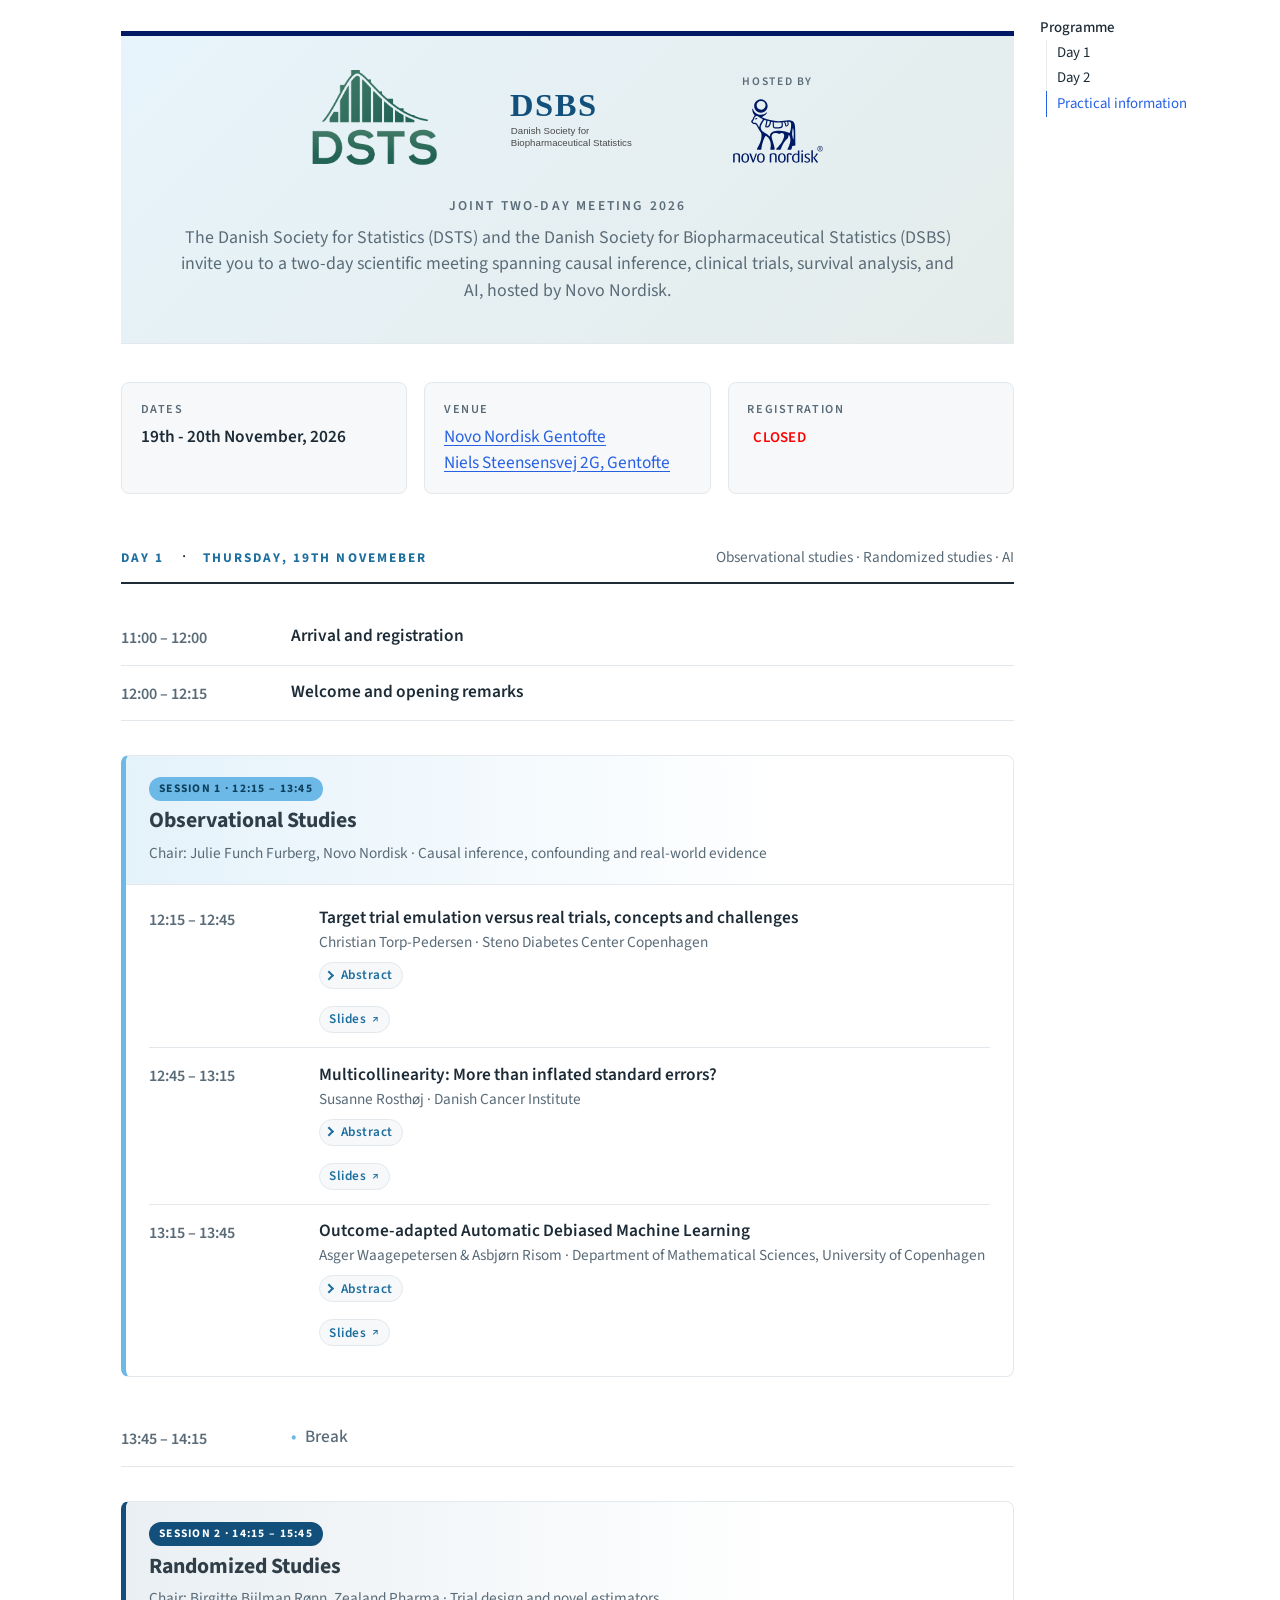
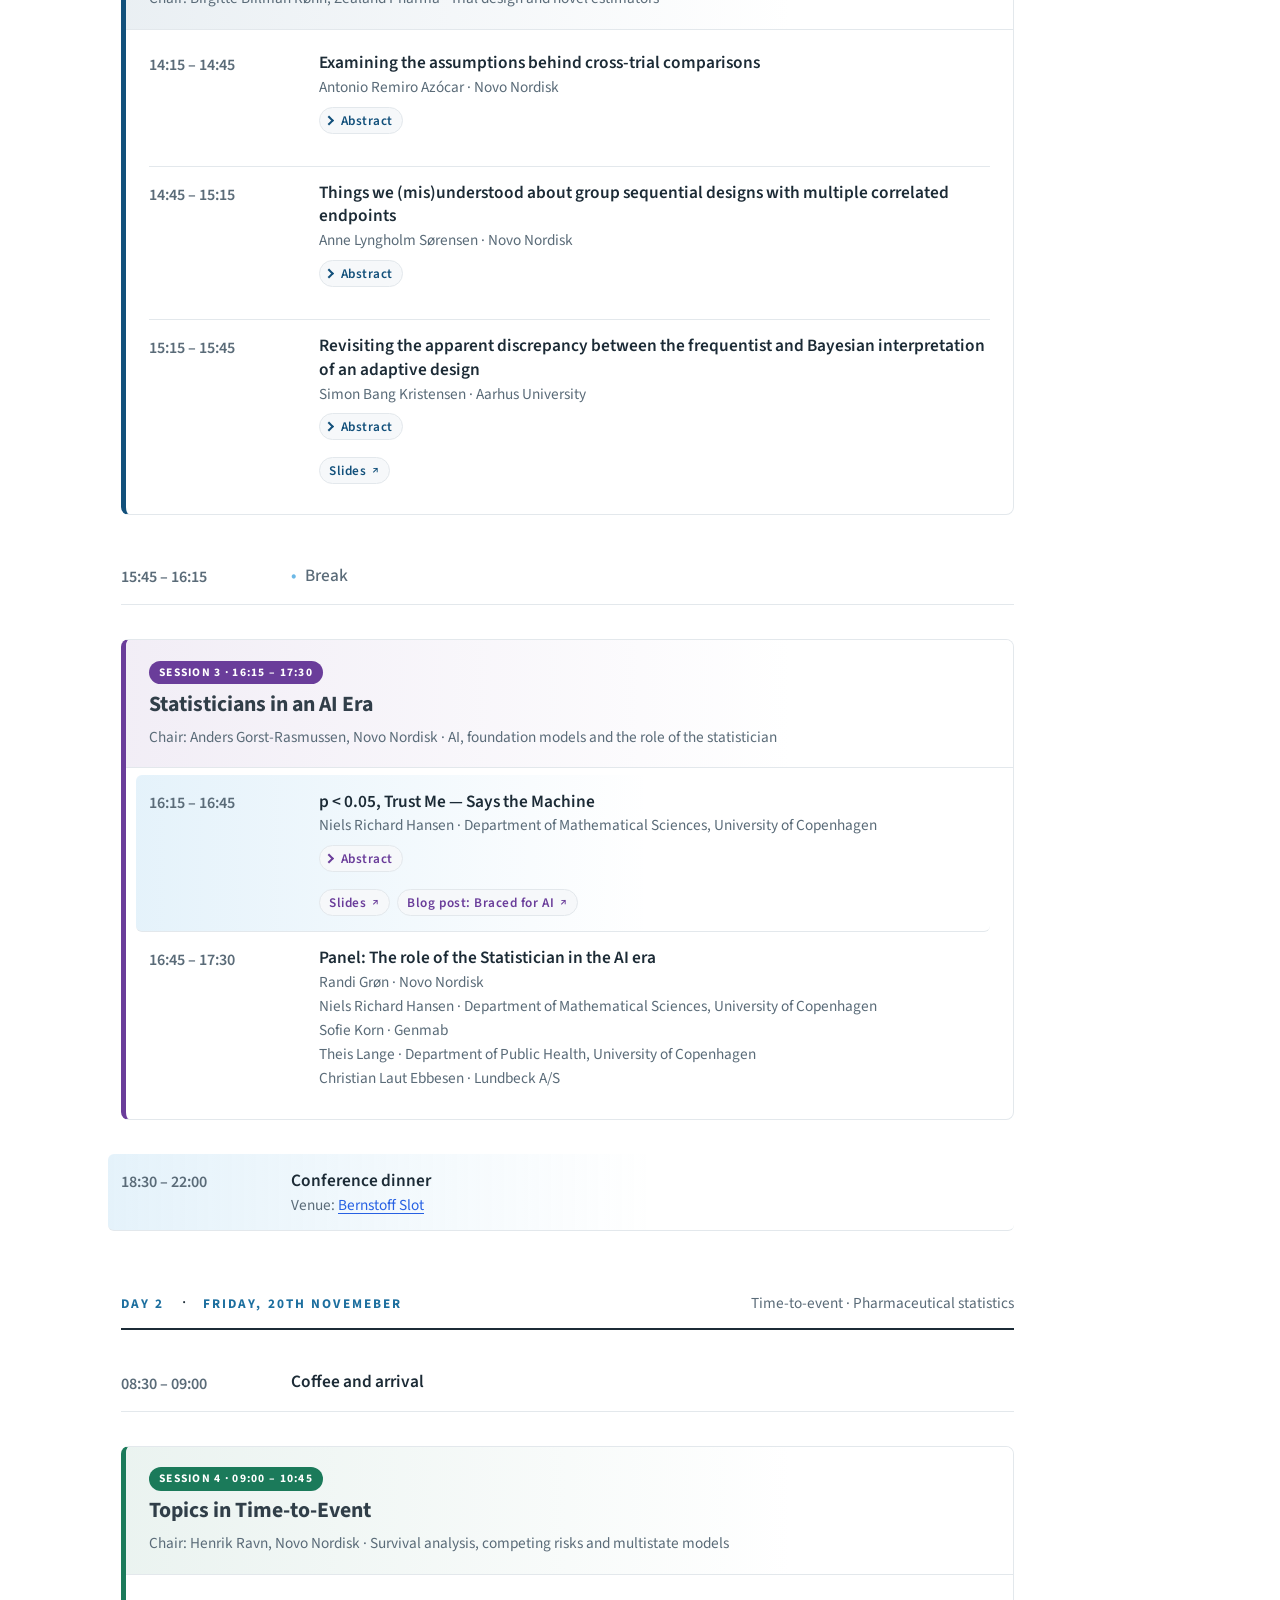
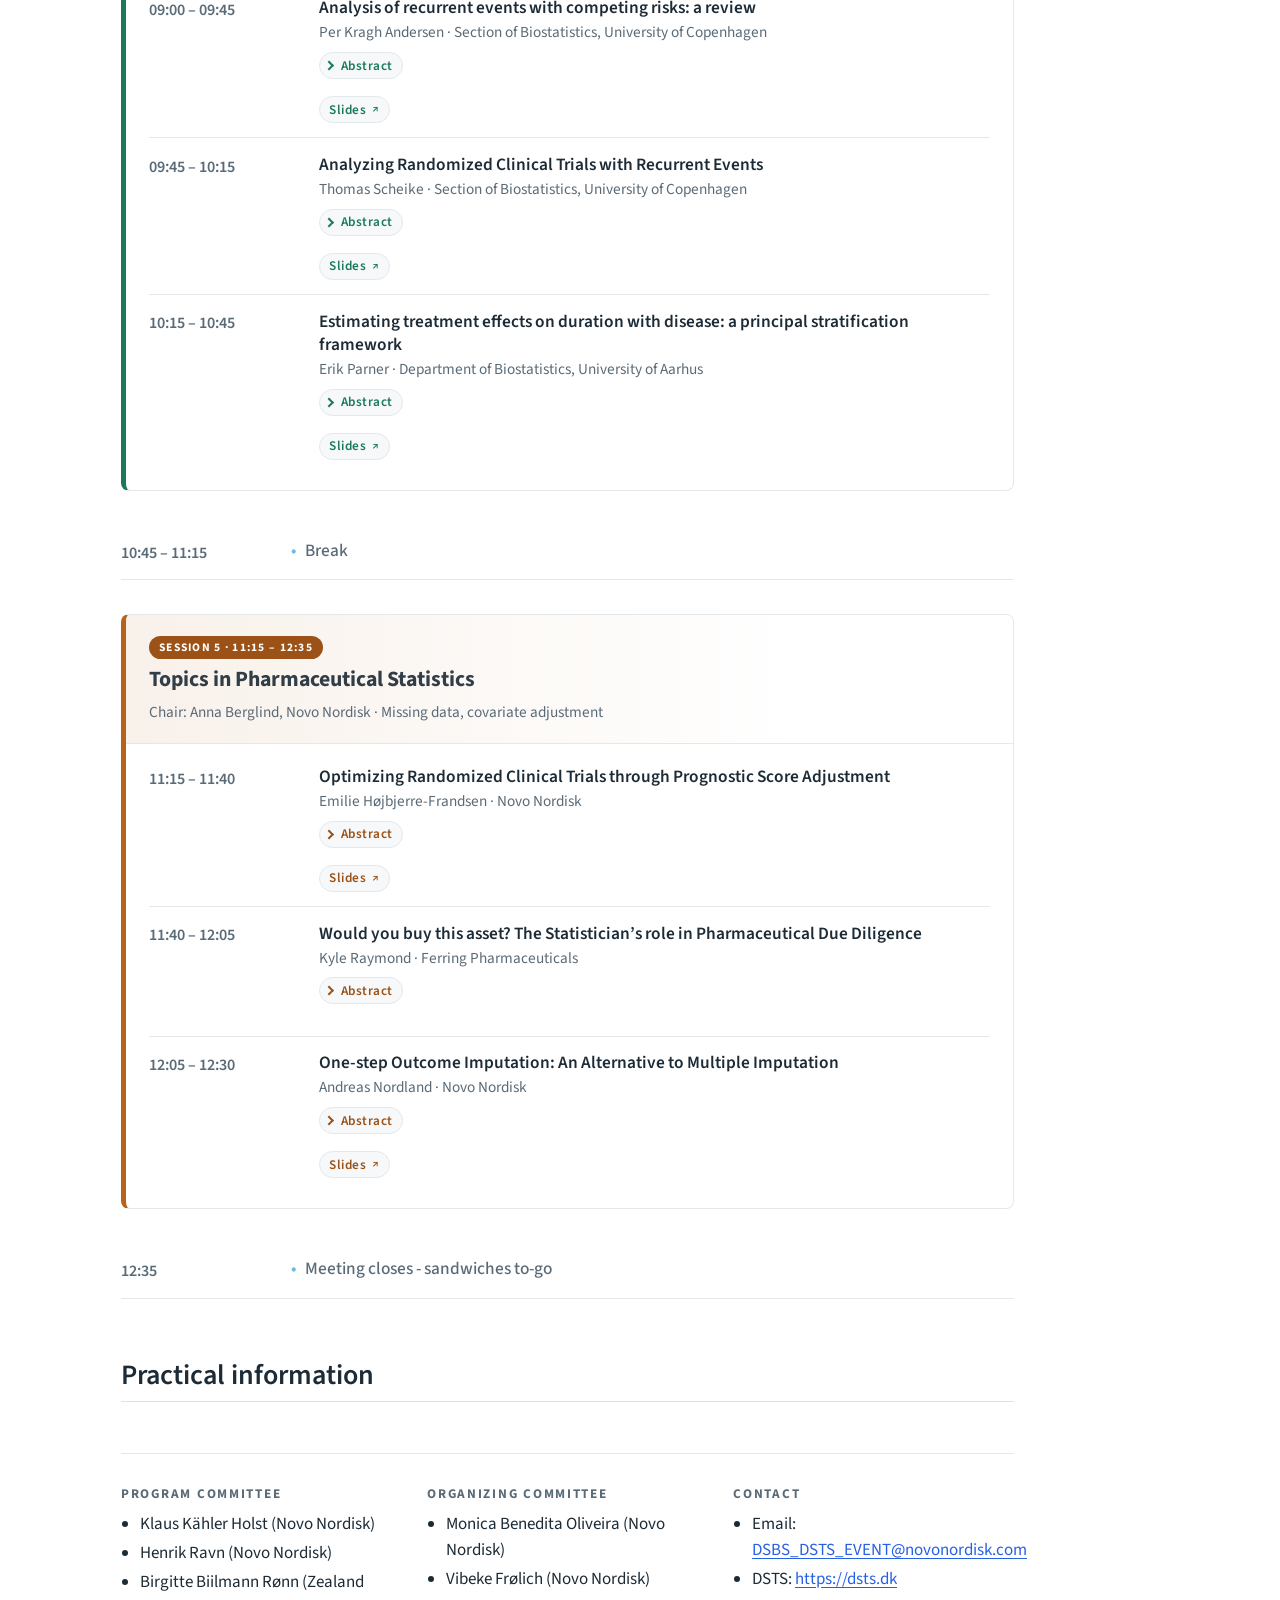
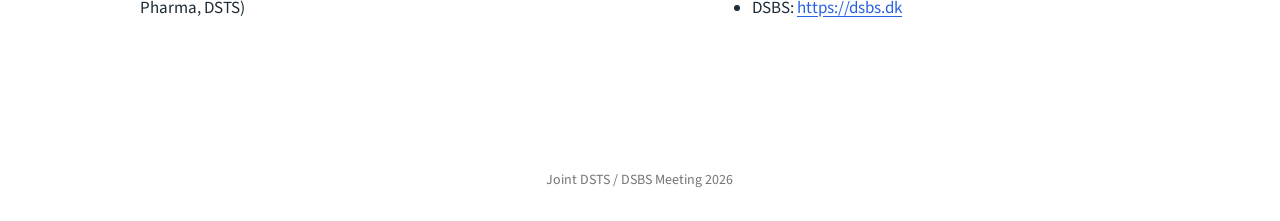
<file: docs/index.html>
<!DOCTYPE html>
<html xmlns="http://www.w3.org/1999/xhtml" lang="en" xml:lang="en"><head>

<meta charset="utf-8">
<meta name="generator" content="quarto-1.10.19">

<meta name="viewport" content="width=device-width, initial-scale=1.0, user-scalable=yes">


<title>Scientific Programme — Joint DSTS/DSBS Meeting 2026 – DSTS &amp; DSBS 2026</title>
<style>
/* Default styles provided by pandoc.
** See https://pandoc.org/MANUAL.html#variables-for-html for config info.
*/
span.smallcaps{font-variant: small-caps;}
div.columns{display: flex; gap: 1.5em;}
div.column{flex: auto;}
@media screen {
div.columns{gap: min(4vw, 1.5em);}
div.column{overflow-x: auto;}
}
div.hanging-indent{margin-left: 1.5em; text-indent: -1.5em;}
ul.task-list{list-style: none;}
ul.task-list li input[type="checkbox"] {
  width: 0.8em;
  margin: 0 0.8em 0.2em -1em; /* quarto-specific, see https://github.com/quarto-dev/quarto-cli/issues/4556 */ 
  vertical-align: middle;
}
</style>


<script src="site_libs/quarto-nav/quarto-nav.js"></script>
<script src="site_libs/clipboard/clipboard.min.js"></script>
<script src="site_libs/quarto-html/quarto.js" type="module"></script>
<script src="site_libs/quarto-html/tabsets/tabsets.js" type="module"></script>
<script src="site_libs/quarto-html/popper.min.js"></script>
<script src="site_libs/quarto-html/tippy.umd.min.js"></script>
<script src="site_libs/quarto-html/anchor.min.js"></script>
<link href="site_libs/quarto-html/tippy.css" rel="stylesheet">
<link href="site_libs/quarto-html/quarto-syntax-highlighting-bf27225e3a48a9273f3daa8f8e829971.css" rel="stylesheet" id="quarto-text-highlighting-styles">
<script src="site_libs/bootstrap/bootstrap.min.js"></script>
<link href="site_libs/bootstrap/bootstrap-icons.css" rel="stylesheet">
<link href="site_libs/bootstrap/bootstrap-1d580660f9b649e6a70d5f169ebab5f2.min.css" rel="stylesheet" append-hash="true" id="quarto-bootstrap" data-mode="light">
<script id="quarto-search-options" type="application/json">{
  "language": {
    "search-no-results-text": "No results",
    "search-matching-documents-text": "matching documents",
    "search-copy-link-title": "Copy link to search",
    "search-hide-matches-text": "Hide additional matches",
    "search-more-match-text": "more match in this document",
    "search-more-matches-text": "more matches in this document",
    "search-clear-button-title": "Clear",
    "search-text-placeholder": "",
    "search-detached-cancel-button-title": "Cancel",
    "search-submit-button-title": "Submit",
    "search-label": "Search"
  }
}</script>


<link rel="stylesheet" href="styles.css">
</head>

<body class="quarto-light">

<div id="quarto-search-results"></div>
<!-- content -->
<div id="quarto-content" class="quarto-container page-columns page-rows-contents page-layout-article">
<!-- sidebar -->
<!-- margin-sidebar -->
    <div id="quarto-margin-sidebar" class="sidebar margin-sidebar">
        <nav id="TOC" role="doc-toc" class="toc-active">
    <h2 id="toc-title">Programme</h2>
   
  <ul>
  <li><a href="#day-1" id="toc-day-1" class="nav-link active" data-scroll-target="#day-1">Day 1</a>
  <ul class="collapse">
  <li><a href="#session-observational" id="toc-session-observational" class="nav-link" data-scroll-target="#session-observational">Session 1 — Observational Studies</a></li>
  <li><a href="#session-randomised" id="toc-session-randomised" class="nav-link" data-scroll-target="#session-randomised">Session 2 — Randomized Studies</a></li>
  <li><a href="#session-ai" id="toc-session-ai" class="nav-link" data-scroll-target="#session-ai">Session 3 — Statisticians in an AI Era</a></li>
  </ul></li>
  <li><a href="#day-2" id="toc-day-2" class="nav-link" data-scroll-target="#day-2">Day 2</a>
  <ul class="collapse">
  <li><a href="#session-time-to-event" id="toc-session-time-to-event" class="nav-link" data-scroll-target="#session-time-to-event">Session 4 — Topics in Time-to-Event</a></li>
  <li><a href="#session-pharma" id="toc-session-pharma" class="nav-link" data-scroll-target="#session-pharma">Session 5 — Topics in Pharmaceutical Statistics</a></li>
  </ul></li>
  <li><a href="#practical" id="toc-practical" class="nav-link" data-scroll-target="#practical">Practical information</a></li>
  </ul>
</nav>
    </div>
<!-- main -->
<main class="content" id="quarto-document-content">

<header id="title-block-header" class="quarto-title-block default">
<div class="quarto-title">
<h1 class="title">Scientific Programme</h1>
<p class="subtitle lead">Joint DSTS / DSBS Meeting 2026</p>
</div>



<div class="quarto-title-meta">

    
  
    
  </div>
  


</header>


<div class="meeting-banner">
  <div class="meeting-banner__logos">
    <img class="logo-dsts" src="images/dsts-logo.png" alt="DSTS — Dansk Statistisk Selskab">
    <!-- <span class="banner-amp">&amp;</span> -->
    <img class="logo-dsbs" src="images/dsbs-logo.svg" alt="DSBS — Dansk Selskab for Biofarmaceutisk Statistik">
    <!-- <span class="banner-rule" aria-hidden="true"></span> -->
    <span class="banner-host">
      <span class="banner-host__label">Hosted by</span>
      <img class="logo-nn" src="images/nn-logo.svg" alt="Novo Nordisk">
    </span>
  </div>
  <p class="meeting-banner__eyebrow">Joint Two-day Meeting 2026</p>
  <!-- <h1>Two Days of Statistics</h1> -->
  <p class="meeting-banner__tagline">
    The Danish Society for Statistics (DSTS) and the Danish Society
    for Biopharmaceutical Statistics (DSBS) invite you to a two-day scientific
    meeting spanning causal inference, clinical trials, 
    survival analysis, and AI, hosted by Novo Nordisk.
  </p>
</div>

<ul class="facts">
  <li><span class="facts__label">Dates</span>
    <span class="facts__value">
      19th - 20th November, 2026
  </span></li>
  
  <li><span class="facts__label">Venue</span>
    <span class="facts__value">
      <a href="https://maps.app.goo.gl/Bt1pjvHMinZV3L8L6" style="font-weight:      
      <!-- <a href=" https:="" maps.app.goo.gl="" uuhzvvs8d76lhgje6"="">
        Novo Nordisk Gentofte <br>
        Niels Steensensvej 2G, Gentofte
      </a>  
  </span></li>
  
  <li><span class="facts__label">Registration</span>
    <span class="facts__value">
      <!-- <a href="https://place2book.com/en/sw2/sales/ftvbkhj6u0"> -->
        <span class="red">
        CLOSED
        </span>
        <!-- </a> -->
  </span></li>
  
  <!-- <li><span class="facts__label">Abstracts</span> -->
  <!--     <span class="facts__value">Deadline <span class="tba">TBA</span></span></li> -->
</ul>
<section id="day-1" class="level2">
<h2 class="anchored" data-anchor-id="day-1">Day 1</h2>
<div class="day__head">
<p><span class="day__no">Day 1</span> · <span class="day__date">Thursday, 19th Novemeber</span> <span class="day__note">Observational studies · Randomized studies · AI</span></p>
</div>
<!-- :::: {.slot .slot--break} -->
<div class="slot">
<p><span class="slot__time">11:00 – 12:00</span></p>
<div class="slot__body">
<p><span class="slot__title">Arrival and registration</span></p>
</div>
</div>
<div class="slot">
<p><span class="slot__time">12:00 – 12:15</span></p>
<div class="slot__body">
<p><span class="slot__title">Welcome and opening remarks</span> <!-- [Chairs of DSTS and DSBS]{.slot__meta} --> <span class="slot__meta"></span></p>
</div>
</div>
<section id="session-observational" class="level3">
<h3 class="anchored" data-anchor-id="session-observational">Session 1 — Observational Studies</h3>
<div class="session session--observational">
<div class="session__head">
<p><span class="session__tag">Session 1 · 12:15 – 13:45</span></p>
<h4 class="session__title anchored">Observational Studies</h4>
<div class="session__chair">
<p>Chair: Julie Funch Furberg, Novo Nordisk · Causal inference, confounding and real-world evidence</p>
</div>
</div>
<div class="session__body">
<div class="slot">
<p><span class="slot__time">12:15 – 12:45</span></p>
<div class="slot__body">
<p><span class="slot__title">Target trial emulation versus real trials, concepts and challenges</span> <span class="slot__meta">Christian Torp-Pedersen · Steno Diabetes Center Copenhagen</span></p>
<details class="abstract">
<summary>
Abstract
</summary>
<p><span class="tba">Abstract TBA</span> — the abstract for this talk will be added once the speaker is confirmed and the programme is finalized.</p>
</details>
<div class="talk-links">
<p><a class="talk-link" href="images/1-Christian-Torp-Pedersen-tte.pdf" target="_blank" rel="noopener">Slides</a></p>
</div>
</div>
</div>
<div class="slot">
<p><span class="slot__time">12:45 – 13:15</span></p>
<div class="slot__body">
<p><span class="slot__title">Multicollinearity: More than inflated standard errors?</span> <span class="slot__meta">Susanne Rosthøj · Danish Cancer Institute</span></p>
<details class="abstract">
<summary>
Abstract
</summary>
<p>Multicollinearity is traditionally presented as a problem of inflated standard errors and reduced precision in regression analysis. However, the challenges associated with correlated regressors may extend beyond statistical uncertainty.</p>
<p>In this talk, I will use examples from a PhD project investigating associations between body composition and cancer risk in a large Danish cohort. Fat mass index (FMI) and fat-free mass index (FFMI) are highly correlated, making the interpretation of their mutually adjusted associations challenging. Analyses of different cancer outcomes reveal contrasting patterns: for some outcomes, mutual adjustment attenuates associations and increases uncertainty, while for others, it produces statistically significant coefficients with unexpected signs.</p>
<p>Motivated by these findings, I will introduce the common-factor model, illustrating how correlated regressors can produce polarized coefficients that may not reflect the underlying structural relationships, even when the regression coefficients are statistically valid.</p>
<p>The talk highlights how correlated regressors can complicate the interpretation of regression coefficients, and why statistically valid estimates do not necessarily provide valid evidence about underlying biological relationships.</p>
<p>More broadly, the talk emphasizes the importance of considering plausible data-generating mechanisms when interpreting regression results in epidemiological research.</p>
</details>
<div class="talk-links">
<p><a class="talk-link" href="images/2-Susanne-Rosthoej-multicollinearity-More-than inflated-standard-errors.pdf" target="_blank" rel="noopener">Slides</a></p>
</div>
</div>
</div>
<div class="slot">
<p><span class="slot__time">13:15 – 13:45</span></p>
<div class="slot__body">
<p><span class="slot__title">Outcome-adapted Automatic Debiased Machine Learning</span> <span class="slot__meta">Asger Waagepetersen &amp; Asbjørn Risom · Department of Mathematical Sciences, University of Copenhagen</span></p>
<details class="abstract">
<summary>
Abstract
</summary>
<p>Parameters of interest in causal inference, such as treatment or policy effects, can often be expressed as linear functionals of an outcome regression function. Automatic debiased machine learning (AutoDML) is a unified framework for obtaining asymptotically normal estimators of such parameters, which requires estimation of both a regression function and a Riesz representer. Existing AutoDML neural network architectures, such as RieszNet and MADNet, use a shared intermediate covariate representation. However, it remains unclear whether this shared representation should be predictive of the Riesz representer or the outcome. We show that a shared representation of the covariates that preserves predictive power of the outcome while discarding information about the Riesz representer is asymptotically more efficient than the baseline AutoDML estimator that uses all covariates. Motivated by these results, we propose the outcome-adapted AutoDML estimator and establish its asymptotic behavior in a sample splitting framework. We provide a neural network implementation of the estimator that learns a sparse representation of the covariates that is predictive of the outcome but not predictive of the Riesz representer. We demonstrate the efficiency gains of our estimator over existing alternatives on synthetic data and achieve state-of-the-art estimation accuracy on the semi-synthetic IHDP benchmark dataset.</p>
</details>
<div class="talk-links">
<p><a class="talk-link" href="images/3-Asger-Waagepetersen-and-Asbjoern Risom.pdf" target="_blank" rel="noopener">Slides</a></p>
</div>
</div>
</div>
</div>
</div>
<div class="slot slot--break">
<p><span class="slot__time">13:45 – 14:15</span></p>
<div class="slot__body">
<p><span class="slot__title">Break</span></p>
</div>
</div>
</section>
<section id="session-randomised" class="level3">
<h3 class="anchored" data-anchor-id="session-randomised">Session 2 — Randomized Studies</h3>
<div class="session session--randomised">
<div class="session__head">
<p><span class="session__tag">Session 2 · 14:15 – 15:45</span></p>
<h4 class="session__title anchored">Randomized Studies</h4>
<div class="session__chair">
<p>Chair: Birgitte Biilman Rønn, Zealand Pharma · Trial design and novel estimators</p>
</div>
</div>
<div class="session__body">
<div class="slot">
<p><span class="slot__time">14:15 – 14:45</span></p>
<div class="slot__body">
<p><span class="slot__title">Examining the assumptions behind cross-trial comparisons</span> <span class="slot__meta">Antonio Remiro Azócar · Novo Nordisk</span></p>
<details class="abstract">
<summary>
Abstract
</summary>
<p><span class="tba">Abstract TBA</span> — the abstract for this talk will be added once the speaker is confirmed and the programme is finalized.</p>
</details>
</div>
</div>
<div class="slot">
<p><span class="slot__time">14:45 – 15:15</span></p>
<div class="slot__body">
<p><span class="slot__title">Things we (mis)understood about group sequential designs with multiple correlated endpoints</span> <span class="slot__meta">Anne Lyngholm Sørensen · Novo Nordisk</span></p>
<details class="abstract">
<summary>
Abstract
</summary>
<p>In this talk we convey several obstacles to stumble upon when combining multiple testing for different endpoints with multiple testing for multiple looks from group sequential designs. Common for all the challenges were the non-trivial dependence between the type-I-error and the correlation between the tests (in multiple dimensions). We briefly introduce how group sequential designs and multiple testing work to preserve type-I-error in a randomized clinical trial setting. We then show that naively combining the two types of multiplicity control does not always lead to multiplicity control. In particular, seemingly intuitive strategies can inflate the type I error rate. Through two case studies, we illustrate situations in which intuition was not our friend and give new learned perspectives on multiple testing, correlation of tests and group sequential designs. The central lesson is simple: when you know, you know. And when you don’t, you don’t.</p>
</details>
</div>
</div>
<div class="slot">
<p><span class="slot__time">15:15 – 15:45</span></p>
<div class="slot__body">
<p><span class="slot__title">Revisiting the apparent discrepancy between the frequentist and Bayesian interpretation of an adaptive design</span> <span class="slot__meta">Simon Bang Kristensen · Aarhus University</span> <!-- [[Title TBA]{.tba}]{.slot__title} --> <!-- [[Speaker TBA]{.tba} · [Affiliation TBA]{.tba}]{.slot__meta} --></p>
<details class="abstract">
<summary>
Abstract
</summary>
<p><span class="tba">Abstract TBA</span> — the abstract for this talk will be added once the speaker is confirmed and the programme is finalized.</p>
</details>
<div class="talk-links">
<p><a class="talk-link" href="images/3-Simon-Bang-Kristensen-adaptive-design.pdf" target="_blank" rel="noopener">Slides</a></p>
</div>
</div>
</div>
</div>
</div>
<div class="slot slot--break">
<p><span class="slot__time">15:45 – 16:15</span></p>
<div class="slot__body">
<p><span class="slot__title">Break</span></p>
</div>
</div>
</section>
<section id="session-ai" class="level3">
<h3 class="anchored" data-anchor-id="session-ai">Session 3 — Statisticians in an AI Era</h3>
<div class="session session--ai">
<div class="session__head">
<p><span class="session__tag">Session 3 · 16:15 – 17:30</span></p>
<h4 class="session__title anchored">Statisticians in an AI Era</h4>
<div class="session__chair">
<p>Chair: Anders Gorst-Rasmussen, Novo Nordisk · AI, foundation models and the role of the statistician</p>
</div>
</div>
<div class="session__body">
<div class="slot slot--feature">
<p><span class="slot__time">16:15 – 16:45</span></p>
<div class="slot__body">
<p><span class="slot__title">p &lt; 0.05, Trust Me — Says the Machine</span> <span class="slot__meta">Niels Richard Hansen · Department of Mathematical Sciences, University of Copenhagen</span></p>
<details class="abstract">
<summary>
Abstract
</summary>
<p>The relevance of training in a mathematical discipline and the future roles of those that are mathematically educated have been called into question by the skills that current large language models demonstrate. These developments are not isolated to computer science and mathematics – or statistics for that matter. Concrete skills have become obsolete overnight. This will have major ramifications for education, for science and the job market and across the entire society. The question we must ask: do we want a world where no human, not even in principle, can follow and verify a decision grounded in a data analysis?</p>
<p>I will make a case for the intrinsic value of human learning and for humans to acquire knowledge and understanding. Not necessarily to secure a particular job, but to preserve human agency and for having a seat at the table where decisions are made. Mathematical and analytical training remains as relevant as ever as a way of sharpening our thinking about the world, even if production tasks will be increasingly taken over by AI systems.</p>
</details>
<div class="talk-links">
<p><a class="talk-link" href="images/trust_me_static.html" target="_blank" rel="noopener">Slides</a> <a class="talk-link" href="https://nrhstat.org/post/braced_for_ai/" target="_blank" rel="noopener">Blog post: Braced for AI</a></p>
</div>
</div>
</div>
<div class="slot">
<p><span class="slot__time">16:45 – 17:30</span></p>
<div class="slot__body">
<p><span class="slot__title">Panel: The role of the Statistician in the AI era</span> <span class="slot__meta">Randi Grøn · Novo Nordisk</span> <span class="slot__meta">Niels Richard Hansen · Department of Mathematical Sciences, University of Copenhagen</span> <span class="slot__meta">Sofie Korn · Genmab</span> <span class="slot__meta">Theis Lange · Department of Public Health, University of Copenhagen</span> <span class="slot__meta">Christian Laut Ebbesen · Lundbeck A/S</span></p>
</div>
</div>
</div>
</div>
<div class="slot slot--feature">
<p><span class="slot__time">18:30 – 22:00</span></p>
<div class="slot__body">
<p><span class="slot__title">Conference dinner</span> <span class="slot__meta">Venue: <a href="https://bernstorffslot.dk/">Bernstoff Slot</a></span></p>
</div>
</div>
</section>
</section>
<section id="day-2" class="level2">
<h2 class="anchored" data-anchor-id="day-2">Day 2</h2>
<div class="day__head">
<p><span class="day__no">Day 2</span> · <span class="day__date">Friday, 20th Novemeber</span> <span class="day__note">Time-to-event · Pharmaceutical statistics</span></p>
</div>
<div class="slot">
<p><span class="slot__time">08:30 – 09:00</span></p>
<div class="slot__body">
<p><span class="slot__title">Coffee and arrival</span></p>
</div>
</div>
<section id="session-time-to-event" class="level3">
<h3 class="anchored" data-anchor-id="session-time-to-event">Session 4 — Topics in Time-to-Event</h3>
<div class="session session--tte">
<div class="session__head">
<p><span class="session__tag">Session 4 · 09:00 – 10:45</span></p>
<h4 class="session__title anchored">Topics in Time-to-Event</h4>
<div class="session__chair">
<p>Chair: Henrik Ravn, Novo Nordisk · Survival analysis, competing risks and multistate models</p>
</div>
</div>
<div class="session__body">
<div class="slot">
<p><span class="slot__time">09:00 – 09:45</span></p>
<div class="slot__body">
<p><span class="slot__title">Analysis of recurrent events with competing risks: a review</span> <span class="slot__meta">Per Kragh Andersen · Section of Biostatistics, University of Copenhagen</span></p>
<details class="abstract">
<summary>
Abstract
</summary>
<p>In this talk, I will review two approaches to analyse recurrent events data when there are competing risks in the form of terminal events such as all-cause death. The applied framework will be that of an RCT.</p>
<p>The first is the classical approach based on transition intensities by which one attempts to model the full data generating process. As a consequence, one would be able to estimate all functionals, such as state occupation probabilities, sojourn times or expected number of events over time – maybe by simulations.</p>
<p>The second is the marginal approach – in line with the modern estimand concept. Here, an estimand (a function of the full data generating model) is targeted without the ambition of specifying that model. Typically, one would target the expected number of events over time, or the probability of having at least k events. Interpretation of such an estimand, however, is challenged by the presence of a terminal event (‘kill the patient and there will be few recurrent events’!) I will discuss two approaches to take the terminal event into account: (1) combining recurrent and terminal events into a single number to target, (2) joint analysis of estimands for recurrent events and terminal event, e.g., expected number of events and survival probabilities for the terminal event.</p>
</details>
<div class="talk-links">
<p><a class="talk-link" href="images/1-Per-Kragh-Andersen-recurrent-comprisk.pdf" target="_blank" rel="noopener">Slides</a></p>
</div>
</div>
</div>
<div class="slot">
<p><span class="slot__time">09:45 – 10:15</span></p>
<div class="slot__body">
<p><span class="slot__title">Analyzing Randomized Clinical Trials with Recurrent Events</span> <span class="slot__meta">Thomas Scheike · Section of Biostatistics, University of Copenhagen</span></p>
<details class="abstract">
<summary>
Abstract
</summary>
<p>I will explore different approaches for estimating relevant quantities in the context of randomized clinical trials (RCT) dealing with recurrent events data. A distinctive feature of recurrent events is that the occurrences of interest are often observed and relevant only before a terminal event, such as the death of a patient. The presence of a terminal event introduces challenges in interpreting the outcomes of such events similar to what is known for competing risks.</p>
<p>I will consider two different outcome measures for recurrent events: the marginal mean, representing the average number of events observed before the terminal event; an intensity-based approach characterizing the rate of recurrent events among those still under risk. Simple estimators for these quantities exist. I will demonstrate how additional covariates present at the time of randomization can be used to improve the efficiency without risking modeling errors. This approach, known as RCT augmentation, is recommended when additional information is available. In cases of right censoring causing observation incompleteness, further efficiency improvement can be obtained.</p>
</details>
<div class="talk-links">
<p><a class="talk-link" href="images/2-Thomas-Scheike-rct-recurrent-events.pdf" target="_blank" rel="noopener">Slides</a></p>
</div>
</div>
</div>
<div class="slot">
<p><span class="slot__time">10:15 – 10:45</span></p>
<div class="slot__body">
<p><span class="slot__title">Estimating treatment effects on duration with disease: a principal stratification framework</span> <span class="slot__meta">Erik Parner · Department of Biostatistics, University of Aarhus</span></p>
<details class="abstract">
<summary>
Abstract
</summary>
<p><span class="tba">Abstract TBA</span> — the abstract for this talk will be added once the speaker is confirmed and the programme is finalized.</p>
</details>
<div class="talk-links">
<p><a class="talk-link" href="images/3-Erik-Parner-principal-stratification.pdf" target="_blank" rel="noopener">Slides</a></p>
</div>
</div>
</div>
</div>
</div>
<div class="slot slot--break">
<p><span class="slot__time">10:45 – 11:15</span></p>
<div class="slot__body">
<p><span class="slot__title">Break</span></p>
</div>
</div>
</section>
<section id="session-pharma" class="level3">
<h3 class="anchored" data-anchor-id="session-pharma">Session 5 — Topics in Pharmaceutical Statistics</h3>
<div class="session session--pharma">
<div class="session__head">
<p><span class="session__tag">Session 5 · 11:15 – 12:35</span></p>
<h4 class="session__title anchored">Topics in Pharmaceutical Statistics</h4>
<div class="session__chair">
<p>Chair: Anna Berglind, Novo Nordisk · Missing data, covariate adjustment</p>
</div>
</div>
<div class="session__body">
<div class="slot">
<p><span class="slot__time">11:15 – 11:40</span></p>
<div class="slot__body">
<p><span class="slot__title">Optimizing Randomized Clinical Trials through Prognostic Score Adjustment</span> <span class="slot__meta">Emilie Højbjerre-Frandsen · Novo Nordisk</span></p>
<details class="abstract">
<summary>
Abstract
</summary>
<p>In randomized clinical trials (RCTs), the accurate estimation of marginal treatment effects is crucial for determining the efficacy of interventions. Enhancing the statistical power of these analyses is a key objective for statisticians. The increasing availability of historical data from registries, prior trials, and health records presents an opportunity to improve trial efficiency. However, many methods for historical borrowing compromise strict type I error rate control. Prognostic score adjustment avoids this: a prediction model is trained on historical control data, and its predictions enter the pre-specified trial analysis as a single covariate. We present how this idea extends from linear models [Schuler et al., 2022] to two routes for marginal effect estimation. First, we add the prognostic score to the GLM plug-in estimator of Rosenblum and van der Laan. Under treatment effects additive on the link scale, this achieves local semi-parametric efficiency, and a simple conservative variance formula supports prospective power calculations. Simulations with count outcomes show smaller standard errors, nominal coverage and type I error control, even with a pure-noise score or large population shifts. Second, we incorporate the score into targeted maximum likelihood estimation (TMLE). Because TMLE is already semi-parametric efficient, the gain is not asymptotic but arises in finite samples, where a good score speeds up learning of the outcome regression and improves variance estimation.</p>
</details>
<div class="talk-links">
<p><a class="talk-link" href="images/1-Emilie-Hoejbjerre-Frandsen-prognostic-score-adjustment.pdf" target="_blank" rel="noopener">Slides</a></p>
</div>
</div>
</div>
<div class="slot">
<p><span class="slot__time">11:40 – 12:05</span></p>
<div class="slot__body">
<p><span class="slot__title">Would you buy this asset? The Statistician’s role in Pharmaceutical Due Diligence</span> <span class="slot__meta">Kyle Raymond · Ferring Pharmaceuticals</span></p>
<details class="abstract">
<summary>
Abstract
</summary>
<p>Promising clinical trial results can make a pharmaceutical asset an attractive investment opportunity. However, a statistically significant result does not, on its own, constitute robust clinical evidence, indicate a high probability of success in future development, or ultimately make the asset an attractive investment.</p>
<p>Motivated by a recent pharmaceutical due diligence project, this talk will use a case study to explore the statistician’s role in evaluating a potential asset. We will examine how statistical scrutiny of the available clinical evidence can uncover risks that may not be apparent from headline results, challenge assumptions about future development, and ultimately influence the valuation of the asset.</p>
<p>More broadly, the case study illustrates how statisticians can contribute to pharmaceutical investment decisions by translating uncertainty in the clinical evidence into development risk and, ultimately, uncertainty in the value of the asset.</p>
</details>
</div>
</div>
<div class="slot">
<p><span class="slot__time">12:05 – 12:30</span></p>
<div class="slot__body">
<p><span class="slot__title">One-step Outcome Imputation: An Alternative to Multiple Imputation</span> <span class="slot__meta">Andreas Nordland · Novo Nordisk</span></p>
<details class="abstract">
<summary>
Abstract
</summary>
<p>Missing outcomes in randomized controlled trials are often handled by multiple imputation (MI). Rubin’s rules are routinely used to estimate standard errors but can fail to provide valid standard error estimates for some commonly used procedures, such as reference-based imputation. We propose a one-step alternative by explicitly targeting the treatment effect implied by a given imputation model and constructing an efficient one-step estimator for that treatment effect via its influence function. Unlike Rubin’s rules, this approach yields asymptotically valid inference. Moreover, the proposed method circumvents the stochastic component and computational burden of MI. We illustrate the approach with examples spanning a range of imputation models, including reference-based imputation and intercurrent-event-dependent imputation.</p>
</details>
<div class="talk-links">
<p><a class="talk-link" href="images/3-Andreas-Nordland-one-step-imputation.pdf" target="_blank" rel="noopener">Slides</a></p>
</div>
</div>
</div>
<!-- :::: {.slot} -->
<!-- [12:15 – 12:35]{.slot__time} -->
<!-- ::: {.slot__body} -->
<!-- [[Title TBA]{.tba}]{.slot__title} -->
<!-- [[Speaker TBA]{.tba} · [Affiliation TBA]{.tba}]{.slot__meta} -->
<!-- <details class="abstract"> -->
<!-- <summary>Abstract</summary> -->
<!-- [Abstract TBA]{.tba} --- the abstract for this talk will be added once the -->
<!-- speaker is confirmed and the programme is finalized. -->
<!-- </details> -->
<!-- ::: -->
<!-- :::: -->
</div>
</div>
<div class="slot slot--break">
<p><span class="slot__time">12:35</span></p>
<div class="slot__body">
<p><span class="slot__title">Meeting closes - sandwiches to-go</span></p>
</div>
</div>
</section>
</section>
<section id="practical" class="level2">
<h2 class="anchored" data-anchor-id="practical">Practical information</h2>
<!-- ::: {.callout-tip appearance="simple"} -->
<!-- ## Call for -->
<!-- ::: -->
<div class="organisers">
<div class="organisers__grid">
<div class="organisers__col">
<p><strong>Program committee</strong></p>
<ul>
<li>Klaus Kähler Holst (Novo Nordisk)</li>
<li>Henrik Ravn (Novo Nordisk)</li>
<li>Birgitte Biilmann Rønn (Zealand Pharma, DSTS)</li>
</ul>
</div>
<div class="organisers__col">
<p><strong>Organizing committee</strong></p>
<ul>
<li>Monica Benedita Oliveira (Novo Nordisk)</li>
<li>Vibeke Frølich (Novo Nordisk)</li>
</ul>
</div>
<div class="organisers__col">
<p><strong>Contact</strong></p>
<ul>
<li>Email: <a href="mailto:DSBS_DSTS_EVENT@novonordisk.com">DSBS_DSTS_EVENT@novonordisk.com</a> <!-- [TBA]{.tba} --></li>
<li>DSTS: <a href="https://dsts.dk" class="uri">https://dsts.dk</a></li>
<li>DSBS: <a href="https://dsbs.dk" class="uri">https://dsbs.dk</a></li>
</ul>
</div>
</div>
</div>


</section>

</main> <!-- /main -->
<script id="quarto-html-after-body" type="application/javascript">
  window.document.addEventListener("DOMContentLoaded", function (event) {
    const icon = "";
    const anchorJS = new window.AnchorJS();
    anchorJS.options = {
      placement: 'right',
      icon: icon
    };
    anchorJS.add('.anchored');
    const isCodeAnnotation = (el) => {
      for (const clz of el.classList) {
        if (clz.startsWith('code-annotation-')) {                     
          return true;
        }
      }
      return false;
    }
    const onCopySuccess = function(e) {
      // button target
      const button = e.trigger;
      // don't keep focus
      button.blur();
      // flash "checked"
      button.classList.add('code-copy-button-checked');
      var currentTitle = button.getAttribute("title");
      button.setAttribute("title", "Copied!");
      let tooltip;
      if (window.bootstrap) {
        button.setAttribute("data-bs-toggle", "tooltip");
        button.setAttribute("data-bs-placement", "left");
        button.setAttribute("data-bs-title", "Copied!");
        tooltip = new bootstrap.Tooltip(button, 
          { trigger: "manual", 
            customClass: "code-copy-button-tooltip",
            offset: [0, -8]});
        tooltip.show();    
      }
      setTimeout(function() {
        if (tooltip) {
          tooltip.hide();
          button.removeAttribute("data-bs-title");
          button.removeAttribute("data-bs-toggle");
          button.removeAttribute("data-bs-placement");
        }
        button.setAttribute("title", currentTitle);
        button.classList.remove('code-copy-button-checked');
      }, 1000);
      // clear code selection
      e.clearSelection();
    }
    const getTextToCopy = function(trigger) {
      const outerScaffold = trigger.parentElement.cloneNode(true);
      const codeEl = outerScaffold.querySelector('code');
      for (const childEl of codeEl.children) {
        if (isCodeAnnotation(childEl)) {
          childEl.remove();
        }
      }
      return codeEl.innerText;
    }
    const clipboard = new window.ClipboardJS('.code-copy-button:not([data-in-quarto-modal])', {
      text: getTextToCopy
    });
    clipboard.on('success', onCopySuccess);
    if (window.document.getElementById('quarto-embedded-source-code-modal')) {
      const clipboardModal = new window.ClipboardJS('.code-copy-button[data-in-quarto-modal]', {
        text: getTextToCopy,
        container: window.document.getElementById('quarto-embedded-source-code-modal')
      });
      clipboardModal.on('success', onCopySuccess);
    }
      var localhostRegex = new RegExp(/^(?:http|https):\/\/localhost\:?[0-9]*\//);
      var mailtoRegex = new RegExp(/^mailto:/);
        var filterRegex = new RegExp('/' + window.location.host + '/');
      var isInternal = (href) => {
          return filterRegex.test(href) || localhostRegex.test(href) || mailtoRegex.test(href);
      }
      // Inspect non-navigation links and adorn them if external
     var links = window.document.querySelectorAll('a[href]:not(.nav-link):not(.navbar-brand):not(.toc-action):not(.sidebar-link):not(.sidebar-item-toggle):not(.pagination-link):not(.no-external):not([aria-hidden]):not(.dropdown-item):not(.quarto-navigation-tool):not(.about-link)');
      for (var i=0; i<links.length; i++) {
        const link = links[i];
        if (!isInternal(link.href)) {
          // undo the damage that might have been done by quarto-nav.js in the case of
          // links that we want to consider external
          if (link.dataset.originalHref !== undefined) {
            link.href = link.dataset.originalHref;
          }
            // target, if specified
            link.setAttribute("target", "_blank");
            if (link.getAttribute("rel") === null) {
              link.setAttribute("rel", "noopener");
            }
        }
      }
    function tippyHover(el, contentFn, onTriggerFn, onUntriggerFn) {
      const config = {
        allowHTML: true,
        maxWidth: 500,
        delay: 100,
        arrow: false,
        appendTo: function(el) {
            return el.parentElement;
        },
        interactive: true,
        interactiveBorder: 10,
        theme: 'quarto',
        placement: 'bottom-start',
      };
      if (contentFn) {
        config.content = contentFn;
      }
      if (onTriggerFn) {
        config.onTrigger = onTriggerFn;
      }
      if (onUntriggerFn) {
        config.onUntrigger = onUntriggerFn;
      }
      window.tippy(el, config); 
    }
    const noterefs = window.document.querySelectorAll('a[role="doc-noteref"]');
    for (var i=0; i<noterefs.length; i++) {
      const ref = noterefs[i];
      tippyHover(ref, function() {
        // use id or data attribute instead here
        let href = ref.getAttribute('data-footnote-href') || ref.getAttribute('href');
        try { href = new URL(href).hash; } catch {}
        const id = href.replace(/^#\/?/, "");
        const note = window.document.getElementById(id);
        if (note) {
          return note.innerHTML;
        } else {
          return "";
        }
      });
    }
    const xrefs = window.document.querySelectorAll('a.quarto-xref');
    const processXRef = (id, note) => {
      // Strip column container classes
      const stripColumnClz = (el) => {
        el.classList.remove("page-full", "page-columns");
        if (el.children) {
          for (const child of el.children) {
            stripColumnClz(child);
          }
        }
      }
      stripColumnClz(note)
      if (id === null || id.startsWith('sec-')) {
        // Special case sections, only their first couple elements
        const container = document.createElement("div");
        if (note.children && note.children.length > 2) {
          container.appendChild(note.children[0].cloneNode(true));
          for (let i = 1; i < note.children.length; i++) {
            const child = note.children[i];
            if (child.tagName === "P" && child.innerText === "") {
              continue;
            } else {
              container.appendChild(child.cloneNode(true));
              break;
            }
          }
          if (window.Quarto?.typesetMath) {
            window.Quarto.typesetMath(container);
          }
          return container.innerHTML
        } else {
          if (window.Quarto?.typesetMath) {
            window.Quarto.typesetMath(note);
          }
          return note.innerHTML;
        }
      } else {
        // Remove any anchor links if they are present
        const anchorLink = note.querySelector('a.anchorjs-link');
        if (anchorLink) {
          anchorLink.remove();
        }
        if (window.Quarto?.typesetMath) {
          window.Quarto.typesetMath(note);
        }
        if (note.classList.contains("callout")) {
          return note.outerHTML;
        } else {
          return note.innerHTML;
        }
      }
    }
    for (var i=0; i<xrefs.length; i++) {
      const xref = xrefs[i];
      tippyHover(xref, undefined, function(instance) {
        instance.disable();
        let url = xref.getAttribute('href');
        let hash = undefined; 
        if (url.startsWith('#')) {
          hash = url;
        } else {
          try { hash = new URL(url).hash; } catch {}
        }
        if (hash) {
          const id = hash.replace(/^#\/?/, "");
          const note = window.document.getElementById(id);
          if (note !== null) {
            try {
              const html = processXRef(id, note.cloneNode(true));
              instance.setContent(html);
            } finally {
              instance.enable();
              instance.show();
            }
          } else {
            // See if we can fetch this
            fetch(url.split('#')[0])
            .then(res => res.text())
            .then(html => {
              const parser = new DOMParser();
              const htmlDoc = parser.parseFromString(html, "text/html");
              const note = htmlDoc.getElementById(id);
              if (note !== null) {
                const html = processXRef(id, note);
                instance.setContent(html);
              } 
            }).finally(() => {
              instance.enable();
              instance.show();
            });
          }
        } else {
          // See if we can fetch a full url (with no hash to target)
          // This is a special case and we should probably do some content thinning / targeting
          fetch(url)
          .then(res => res.text())
          .then(html => {
            const parser = new DOMParser();
            const htmlDoc = parser.parseFromString(html, "text/html");
            const note = htmlDoc.querySelector('main.content');
            if (note !== null) {
              // This should only happen for chapter cross references
              // (since there is no id in the URL)
              // remove the first header
              if (note.children.length > 0 && note.children[0].tagName === "HEADER") {
                note.children[0].remove();
              }
              const html = processXRef(null, note);
              instance.setContent(html);
            } 
          }).finally(() => {
            instance.enable();
            instance.show();
          });
        }
      }, function(instance) {
      });
    }
        let selectedAnnoteEl;
        const selectorForAnnotation = ( cell, annotation) => {
          let cellAttr = 'data-code-cell="' + cell + '"';
          let lineAttr = 'data-code-annotation="' +  annotation + '"';
          const selector = 'span[' + cellAttr + '][' + lineAttr + ']';
          return selector;
        }
        const selectCodeLines = (annoteEl) => {
          const doc = window.document;
          const targetCell = annoteEl.getAttribute("data-target-cell");
          const targetAnnotation = annoteEl.getAttribute("data-target-annotation");
          const annoteSpan = window.document.querySelector(selectorForAnnotation(targetCell, targetAnnotation));
          const lines = annoteSpan.getAttribute("data-code-lines").split(",");
          const lineIds = lines.map((line) => {
            return targetCell + "-" + line;
          })
          let top = null;
          let height = null;
          let parent = null;
          if (lineIds.length > 0) {
              //compute the position of the single el (top and bottom and make a div)
              const el = window.document.getElementById(lineIds[0]);
              top = el.offsetTop;
              height = el.offsetHeight;
              parent = el.parentElement.parentElement;
            if (lineIds.length > 1) {
              const lastEl = window.document.getElementById(lineIds[lineIds.length - 1]);
              const bottom = lastEl.offsetTop + lastEl.offsetHeight;
              height = bottom - top;
            }
            if (top !== null && height !== null && parent !== null) {
              // cook up a div (if necessary) and position it 
              let div = window.document.getElementById("code-annotation-line-highlight");
              if (div === null) {
                div = window.document.createElement("div");
                div.setAttribute("id", "code-annotation-line-highlight");
                div.style.position = 'absolute';
                parent.appendChild(div);
              }
              div.style.top = top - 2 + "px";
              div.style.height = height + 4 + "px";
              div.style.left = 0;
              let gutterDiv = window.document.getElementById("code-annotation-line-highlight-gutter");
              if (gutterDiv === null) {
                gutterDiv = window.document.createElement("div");
                gutterDiv.setAttribute("id", "code-annotation-line-highlight-gutter");
                gutterDiv.style.position = 'absolute';
                const codeCell = window.document.getElementById(targetCell);
                const gutter = codeCell.querySelector('.code-annotation-gutter');
                gutter.appendChild(gutterDiv);
              }
              gutterDiv.style.top = top - 2 + "px";
              gutterDiv.style.height = height + 4 + "px";
            }
            selectedAnnoteEl = annoteEl;
          }
        };
        const unselectCodeLines = () => {
          const elementsIds = ["code-annotation-line-highlight", "code-annotation-line-highlight-gutter"];
          elementsIds.forEach((elId) => {
            const div = window.document.getElementById(elId);
            if (div) {
              div.remove();
            }
          });
          selectedAnnoteEl = undefined;
        };
          // Handle positioning of the toggle
      window.addEventListener(
        "resize",
        throttle(() => {
          elRect = undefined;
          if (selectedAnnoteEl) {
            selectCodeLines(selectedAnnoteEl);
          }
        }, 10)
      );
      function throttle(fn, ms) {
      let throttle = false;
      let timer;
        return (...args) => {
          if(!throttle) { // first call gets through
              fn.apply(this, args);
              throttle = true;
          } else { // all the others get throttled
              if(timer) clearTimeout(timer); // cancel #2
              timer = setTimeout(() => {
                fn.apply(this, args);
                timer = throttle = false;
              }, ms);
          }
        };
      }
        // Attach click handler to the DT
        const annoteDls = window.document.querySelectorAll('dt[data-target-cell]');
        for (const annoteDlNode of annoteDls) {
          annoteDlNode.addEventListener('click', (event) => {
            const clickedEl = event.target;
            if (clickedEl !== selectedAnnoteEl) {
              unselectCodeLines();
              const activeEl = window.document.querySelector('dt[data-target-cell].code-annotation-active');
              if (activeEl) {
                activeEl.classList.remove('code-annotation-active');
              }
              selectCodeLines(clickedEl);
              clickedEl.classList.add('code-annotation-active');
            } else {
              // Unselect the line
              unselectCodeLines();
              clickedEl.classList.remove('code-annotation-active');
            }
          });
        }
    const findCites = (el) => {
      const parentEl = el.parentElement;
      if (parentEl) {
        const cites = parentEl.dataset.cites;
        if (cites) {
          return {
            el,
            cites: cites.split(' ')
          };
        } else {
          return findCites(el.parentElement)
        }
      } else {
        return undefined;
      }
    };
    var bibliorefs = window.document.querySelectorAll('a[role="doc-biblioref"]');
    for (var i=0; i<bibliorefs.length; i++) {
      const ref = bibliorefs[i];
      const citeInfo = findCites(ref);
      if (citeInfo) {
        tippyHover(citeInfo.el, function() {
          var popup = window.document.createElement('div');
          citeInfo.cites.forEach(function(cite) {
            var citeDiv = window.document.createElement('div');
            citeDiv.classList.add('hanging-indent');
            citeDiv.classList.add('csl-entry');
            var biblioDiv = window.document.getElementById('ref-' + cite);
            if (biblioDiv) {
              citeDiv.innerHTML = biblioDiv.innerHTML;
            }
            popup.appendChild(citeDiv);
          });
          return popup.innerHTML;
        });
      }
    }
  });
  </script>
</div> <!-- /content -->
<footer class="footer">
  <div class="nav-footer">
    <div class="nav-footer-left">
      &nbsp;
    </div>   
    <div class="nav-footer-center">
<p>Joint DSTS / DSBS Meeting 2026</p>
</div>
    <div class="nav-footer-right">
      &nbsp;
    </div>
  </div>
</footer>




</body></html>
</file>
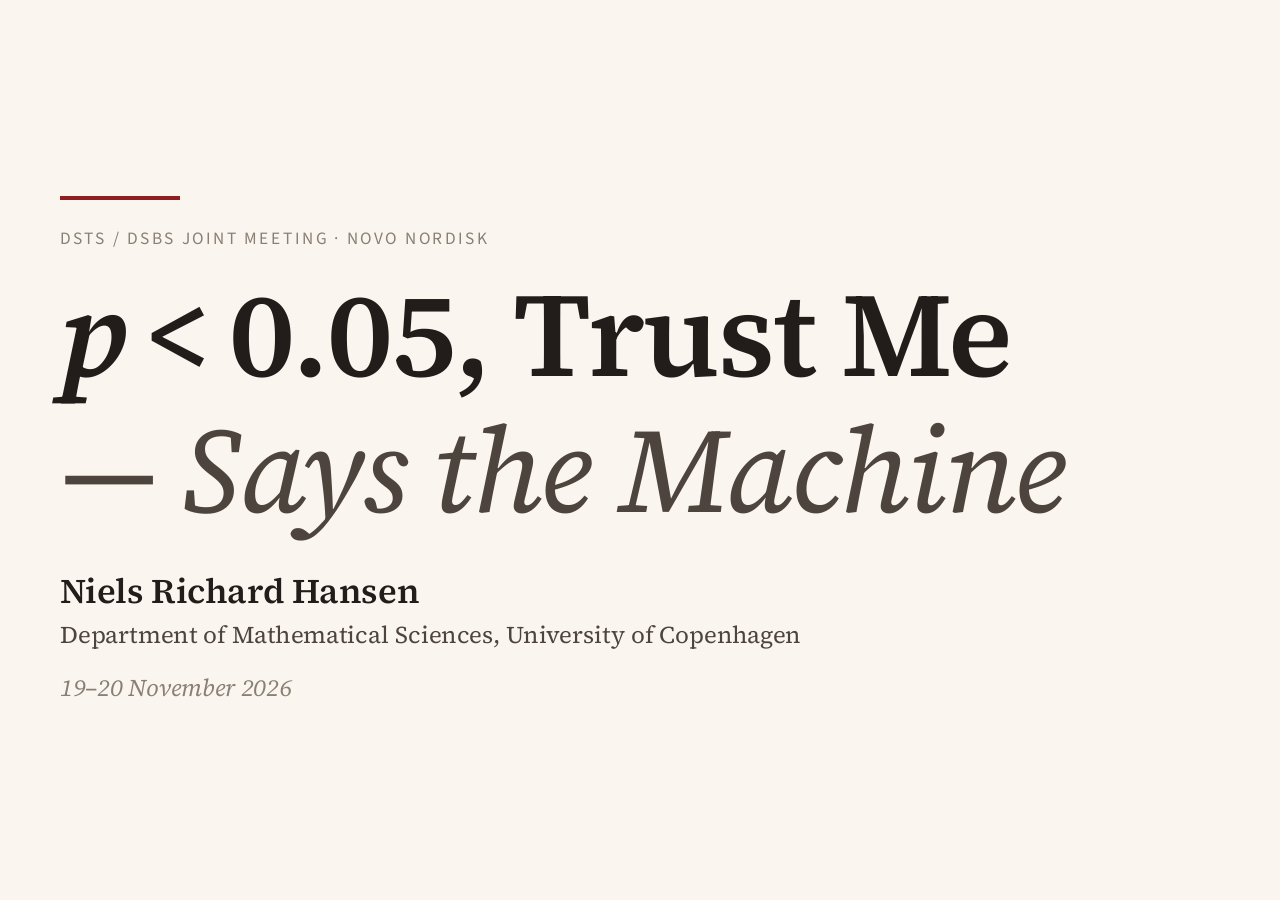
<file: docs/images/trust_me_static.html>
<!doctype html>
<html lang="en">
<head>
<script>window.DECK_STATIC = true;</script>
<meta charset="utf-8">
<meta name="viewport" content="width=device-width, initial-scale=1">
<title>p < 0.05, Trust Me — Says the Machine</title>
<style>
/* ---------- base: layout and components shared by every deck; theme.css sets colours and fonts ---------- */
:root {
  --ease: cubic-bezier(.2,.7,.2,1);
  --pad: 90px;          /* page padding on the 1920x1080 stage */
  --fs-body: 40px;
  --fs-lead: 44px;      /* lead sentences: the main text size on content slides */
  --fs-h2: 72px;        /* slide title */
  --fs-h1: 180px;       /* title slide */
  --fs-small: 30px;
  --fs-tick: 26px;
}
html, body { margin: 0; height: 100%; background: var(--bg); color: var(--ink); overflow: hidden; }
body { font-family: var(--font-body); font-size: var(--fs-body); line-height: 1.35; -webkit-font-smoothing: antialiased; }
.stage { position: absolute; left: 50%; top: 50%; width: 1920px; height: 1080px; transform-origin: center center; background: var(--bg); overflow: hidden; }
.slide { position: absolute; inset: 0; box-sizing: border-box; padding: var(--pad); opacity: 0; visibility: hidden;
  transition: opacity .45s var(--ease), visibility 0s linear .45s; }
.slide.active { opacity: 1; visibility: visible; transition: opacity .45s var(--ease); }
h1, h2, h3, p { margin: 0; }
h2 { font-size: var(--fs-h2); font-weight: var(--w-h2, 600); line-height: 1.1; letter-spacing: var(--ls-h2, 0); }
h2 em { font-style: italic; }
header { margin-bottom: 44px; }
.stage mjx-container[jax="SVG"][display="true"] { margin: 0 !important; text-align: left; }
mjx-container { color: var(--ink); }

/* ---------- text ---------- */
.lead { font-size: var(--fs-lead); line-height: 1.3; }
.lead.q.big { font-size: 60px; font-style: italic; margin-bottom: 52px; }   /* a question that opens a slide */
.lead.ex { color: var(--ink-2); }                                           /* an example, secondary */
.term { display: inline-block; font-weight: 700; color: var(--accent); margin-right: 14px; }   /* key term opening a sentence */
.term-inline { color: var(--accent); font-weight: 700; }
.note { font-family: var(--font-fig); font-size: 27px; color: var(--muted); line-height: 1.35; margin-top: 10px; }   /* small caption / source */
.kicker { font-size: var(--fs-small); color: var(--muted); }

/* ---------- builds ---------- */
.fragment { opacity: 0; transition: opacity .55s var(--ease), transform .55s var(--ease), color .4s var(--ease); }
.fragment.visible { opacity: 1; }
/* in a .dim-past container, earlier builds dim when the next one appears */
.dim-past .fragment.visible:not(.current) { opacity: .4; }
/* declarative step classes set by the engine: lit-from-N -> .lit, hide-from-N -> .gone */
[class*="lit-from-"], [class*="hide-from-"] { transition: fill .45s var(--ease), color .45s var(--ease), stroke .45s var(--ease), opacity .5s var(--ease); }
.lit { color: var(--accent); }
mjx-container .lit { fill: var(--accent); }
.gone { opacity: 0 !important; }
/* .stack: children occupy the same place, for swapping one element for another */
.stack { display: grid; }
.stack > * { grid-area: 1 / 1; }

/* ---------- title / breaker ---------- */
.title-block { position: absolute; inset: var(--pad); display: flex; flex-direction: column; justify-content: center; }
.title h1 { font-size: var(--fs-h1); font-weight: var(--w-h1, 700); line-height: 1; letter-spacing: var(--ls-h1, -0.01em); }
.title-kicker { font-size: var(--fs-small); color: var(--muted); margin-bottom: 36px; }
.title-meta { margin-top: 56px; }
.title-meta .author { font-size: 52px; font-weight: 600; }
.title-meta .affil { font-size: 36px; color: var(--ink-2); margin-top: 8px; }
.title-meta .date { font-size: 36px; color: var(--muted); margin-top: 30px; }
.breaker-block { position: absolute; inset: var(--pad); display: flex; flex-direction: column; justify-content: center; }
.breaker h1 { font-size: 150px; font-weight: var(--w-h1, 700); line-height: 1.05; letter-spacing: var(--ls-h1, -0.01em); }
.breaker-num { font-size: 60px; color: var(--accent); margin-bottom: 18px; font-weight: 500; }

/* ---------- outline ---------- */
.toc { display: grid; grid-template-columns: repeat(3, 1fr); gap: 56px 70px; margin-top: 10px; }
.toc-item { border-top: 2px solid var(--grid); padding-top: 22px; }
.toc-fig svg { display: block; }
.toc-item p { font-size: 46px; margin-top: 14px; }
.toc-num { font-family: var(--font-fig); color: var(--accent); font-size: 30px; font-weight: 700; letter-spacing: .08em; margin-right: 18px; vertical-align: 4px; }

/* ---------- columns ---------- */
.cols { display: grid; gap: 60px; align-items: start; }
.cols.text-fig { grid-template-columns: 1fr 900px; }            /* the usual content slide */
.cols.text-fig.wide { grid-template-columns: 1fr 1000px; gap: 50px; }
.cols.fig-text { grid-template-columns: 900px 1fr; }
.cols.halves { grid-template-columns: 1fr 1fr; }
.cols .text .lead { margin-bottom: 40px; }
.cols .text .box { margin-bottom: 40px; }
.col.fig svg { display: block; }
.col.compact .lead { font-size: 40px; margin-bottom: 30px; }
.col.compact .box { padding: 16px 28px 18px; margin-bottom: 30px; }
.col.compact .eq-math { font-size: 40px; }
.under-fig { font-size: 40px; margin-top: 10px; max-width: 820px; }

/* ---------- boxes and equations (colours in theme.css) ---------- */
.eq-math { font-size: 44px; }
.eq-math.small { font-size: 34px; margin-top: 2px; }
.box-note { font-size: 30px; color: var(--ink-2); margin-top: 10px; line-height: 1.3; }
.modules { display: grid; grid-template-columns: repeat(3, 1fr); gap: 36px; }
.mod-body { font-size: 44px; }

/* ---------- conclusions ---------- */
.concl { display: flex; flex-direction: column; gap: 10px; }
.concl .lead { margin-bottom: 30px; font-size: 42px; }
.concl .term { min-width: 230px; }

/* ---------- tables ---------- */
.datatable table { border-collapse: collapse; font-family: var(--font-fig); font-size: 26px; margin-top: 4px; }
.datatable th { text-align: right; font-weight: 600; color: var(--ink-2); padding: 4px 22px 8px 0; border-bottom: 2px solid var(--axis); }
.datatable th:first-child, .datatable td:first-child { text-align: left; padding-left: 4px; }
.datatable td { text-align: right; padding: 4px 22px 4px 0; font-variant-numeric: tabular-nums; }

/* ---------- SVG figure vocabulary ---------- */
svg text { font-family: var(--font-fig, inherit); }
svg .tick { font-size: var(--fs-tick); fill: var(--muted); }
svg .axlab { font-size: 28px; fill: var(--ink-2); }
svg .figlab { font-size: 28px; fill: var(--ink-2); }
svg .figlab.big { font-size: 40px; fill: var(--ink); font-style: italic; }
svg .figlab.acc { fill: var(--accent); }
svg .figlab.mut { fill: var(--muted); }
svg .figlab.math, svg .nlab.math { font-family: var(--font-body); font-style: italic; }
svg .sub { font-size: 70%; baseline-shift: sub; font-style: italic; }   /* MathJax does not render inside SVG text */
/* graphs */
svg .node { fill: var(--bg); stroke: var(--ink); stroke-width: 3; transition: fill .5s var(--ease), stroke .5s var(--ease); }
svg .node.conf { stroke: var(--accent); fill: var(--fig-fill); }
svg .node.latent { fill: var(--bg); stroke: var(--muted); stroke-dasharray: 8 7; }
svg .node.fixed, svg g.fixed .node, svg g.lit .node { fill: var(--fig-fill); stroke: var(--accent); }
svg .nlab { font-size: 34px; fill: var(--ink); }
svg .edge { stroke: var(--ink); stroke-width: 3; fill: none; transition: stroke .5s var(--ease), opacity .5s var(--ease); }
svg .edge.conf { stroke: var(--accent); }
svg .edge.lit { stroke: var(--accent); stroke-width: 4; }
svg .edge.cut { stroke: var(--muted); stroke-dasharray: 6 9; stroke-width: 2.5; }
svg .edge.exo { stroke: var(--muted); stroke-width: 2.5; stroke-dasharray: 5 7; }
svg .edge.dashed, svg .edge.bi { stroke-dasharray: 11 10; }
svg marker path { fill: var(--ink); }
svg marker.conf path { fill: var(--accent); }
svg marker.mut path { fill: var(--muted); }
svg .box-r { fill: var(--box-bg); stroke: var(--box-bar); stroke-width: 3; transition: fill .4s var(--ease), stroke .4s var(--ease); }
/* plots and time series */
svg .pt { transition: fill .5s var(--ease), fill-opacity .5s var(--ease); }
svg .fit { fill: none; stroke-width: 3.5; stroke-linecap: round; transition: opacity .5s var(--ease); }
svg .ts { fill: none; stroke: var(--ink); stroke-width: 2.5; stroke-linejoin: round; }
svg .ts.acc { stroke: var(--accent); }
svg .ts.faint { stroke: var(--axis); stroke-width: 2; }
svg .ts.hidden { stroke: var(--muted); stroke-dasharray: 9 8; }
svg .band { fill: var(--accent); fill-opacity: .15; }
svg .ic { fill: var(--ink-2); }

/* ---------- chrome: section label and slide counter, no controls ---------- */
.chrome { position: absolute; inset: 0; pointer-events: none; }
.chrome .section { position: absolute; font-size: 26px; color: var(--muted); letter-spacing: .06em; text-transform: uppercase; }
.chrome .counter { position: absolute; right: 48px; bottom: 36px; font-size: 24px; color: var(--muted); }
.chrome .hidden { visibility: hidden; }
body.on-title .chrome .section, body.on-title .chrome .counter { visibility: hidden; }

/* ---------- print: one page per slide, all builds shown ---------- */
@media print {
  @page { size: 1920px 1080px; margin: 0; }
  html, body { overflow: visible; height: auto; }
  .stage { position: static; transform: none !important; width: 1920px; height: auto; }
  .slide { position: relative; opacity: 1 !important; visibility: visible !important; height: 1080px; page-break-after: always; break-after: page; }
  .fragment { opacity: 1 !important; transform: none !important; }
  .chrome { display: none; }
}

/* ===== House theme (chosen for the PICE causality talk, Oct 2026):
   editorial serif, warm paper, dark red accent, boxed panels with a dark warm-grey bar ===== */
@font-face { font-family: 'Source Serif 4'; font-style: normal; font-weight: 200 900; src: url([data-uri]) format('woff2-variations'); }
@font-face { font-family: 'Source Serif 4'; font-style: italic; font-weight: 200 900; src: url([data-uri]) format('woff2-variations'); }
@font-face { font-family: 'Source Sans 3'; font-style: normal; font-weight: 200 900; src: url([data-uri]) format('woff2-variations'); }
@font-face { font-family: 'Source Sans 3'; font-style: italic; font-weight: 200 900; src: url([data-uri]) format('woff2-variations'); }
:root {
  --font-body: 'Source Serif 4', 'Iowan Old Style', 'Palatino Linotype', Georgia, serif;
  --font-fig: 'Source Sans 3', 'Helvetica Neue', Arial, sans-serif;
  --bg: #faf6ef;          /* paper */
  --ink: #221d1a;         /* text */
  --ink-2: #4d443d;       /* secondary text */
  --muted: #8a7f74;       /* section label, counter, ticks */
  --grid: #ebe4d8;        /* figure gridlines */
  --axis: #c3b8a9;        /* figure axes */
  --accent: #8f1d21;      /* rules, emphasis, highlights */
  --accent-2: #a98b5a;    /* bronze, rare secondary marks */
  --cat-1: #9d2329;       /* categorical series 1 (red) */
  --cat-2: #2b5f9e;       /* categorical series 2 (blue) */
  --fig-fill: #ead9d3;    /* filled shapes, highlighted node / box */
  --card: #f3ece1;
  --box-bg: #efe7d9;      /* box card: a step darker than the paper */
  --box-bar: #4d443d;     /* box bar: dark warm grey (blue boxes were rejected) */
  --radius: 10px;
  --w-h1: 600; --w-h2: 600;
  --ls-h1: -0.015em;
}
h2 { font-weight: 600; }
header { padding-bottom: 18px; border-bottom: 2px solid var(--accent); margin-bottom: 52px; }
.term { font-style: italic; font-weight: 600; }
.term-inline { font-style: italic; }

/* title */
.title-block::before { content: ''; display: block; width: 180px; height: 6px; background: var(--accent); margin-bottom: 40px; }
.title-kicker { font-family: var(--font-fig); text-transform: uppercase; letter-spacing: .14em; font-size: 26px; }
.title h1 { font-weight: 600; }
.title-meta .author { font-weight: 600; }
.title-meta .date { font-style: italic; }

/* breaker */
.breaker-block::before { content: ''; display: block; width: 180px; height: 6px; background: var(--accent); margin-bottom: 40px; }
.breaker-num { font-family: var(--font-fig); font-size: 32px; letter-spacing: .2em; text-transform: uppercase; }
.breaker-num::before { content: 'Part '; }
.breaker h1 { font-weight: 600; }

/* chrome: section label top-right, counter bottom-right */
.chrome .section { right: 90px; top: 58px; font-family: var(--font-fig); }
.chrome .counter { font-family: var(--font-fig); }

/* ---- boxed panels: card with a bar on the left ---- */
.box, .module {
  background: var(--box-bg); border: none; border-left: 6px solid var(--box-bar);
  border-radius: var(--radius); padding: 22px 32px 26px;
  transition: border-color .5s var(--ease), background .5s var(--ease);
}
.box-title, .mod-title { font-family: var(--font-fig); color: var(--ink-2); text-transform: uppercase; letter-spacing: .1em; font-size: 26px; margin-bottom: 6px; }
.box-title.nocase { text-transform: none; letter-spacing: 0; font-family: var(--font-body); font-size: 30px; }
/* a highlighted box: accent bar and rose fill (red is reserved for emphasis) */
.box.lit, .module.lit { border-left-color: var(--accent); background: var(--fig-fill); color: inherit; }
.box.warm { background: var(--card); border-left-color: var(--accent); }

.label { font-family: var(--font-fig); text-transform: uppercase; letter-spacing: .08em; font-size: 28px; color: var(--accent); font-weight: 700; margin-right: 12px; }
.kicker { font-family: var(--font-fig); text-transform: uppercase; letter-spacing: .1em; font-size: 26px; }

/* ===== DSTS talk ===== */
#s-title h1 .t-quote, #s-title h1 .t-attr { display: block; }
#s-title h1 .t-attr { font-style: italic; font-weight: 400; color: var(--ink-2); margin-top: 24px; }
#s-title h1 .pval { white-space: nowrap; }
#s-title h1 .pval i { font-style: italic; }
#s-title h1 .rel { margin: 0 .16em; }

/* ---- bulleted lists ---- */
.items { list-style: disc; margin: 0 0 40px; padding: 0 0 0 1.1em; }
.items li { font-size: 40px; line-height: 1.3; margin-bottom: 18px; padding-left: .25em; }
.items li::marker { color: var(--ink-2); }
.box .items { margin: 14px 0 6px; }
.box .items li { font-size: 38px; margin-bottom: 14px; }
.items.big li { font-size: 50px; margin-bottom: 16px; }

/* ---- opening question: tombstone left, question right ---- */
.opener-grid { position: absolute; inset: var(--pad); display: grid; grid-template-columns: 640px 1fr; gap: 100px; align-items: center; }
.opener-text::before { content: ''; display: block; width: 180px; height: 6px; background: var(--accent); margin-bottom: 40px; }
.opener h1 { font-size: 112px; font-weight: 600; line-height: 1.05; letter-spacing: -0.015em; }
.opener-sub { font-size: 56px; font-style: italic; color: var(--ink-2); margin-top: 64px; }
svg .engr { font-family: var(--font-body); fill: var(--ink-2); font-weight: 600; letter-spacing: .08em; }

/* ---- timeline: rows in a column with a vertical rule ---- */
.tl-cols { display: grid; grid-template-columns: 1fr 520px; gap: 56px; align-items: start; }
.timeline { position: relative; }
.timeline::before { content: ''; position: absolute; left: 189px; top: 22px; bottom: 22px; width: 2px; background: var(--axis); }
.tl-row { display: grid; grid-template-columns: 170px 40px 1fr; align-items: center; height: 70px; }
.tl-date { font-family: var(--font-fig); font-size: 26px; letter-spacing: .08em; text-transform: uppercase; color: var(--muted); text-align: right; padding-right: 10px; }
.tl-dot { width: 16px; height: 16px; border-radius: 50%; background: var(--bg); border: 3px solid var(--ink-2); justify-self: center; position: relative; z-index: 1; }
.tl-text { font-size: 36px; padding-left: 18px; white-space: nowrap; }
.tl-text sup, .tl-note sup { font-size: 60%; line-height: 0; }
.tl-row.key .tl-dot { background: var(--accent); border-color: var(--accent); }
.tl-row.key .tl-text { color: var(--accent); }
.tl-box { margin-top: 6px; }
.hood { font-size: 30px; line-height: 1.3; margin-top: 18px; }
.hood-date { display: block; font-family: var(--font-fig); font-size: 24px; letter-spacing: .08em; text-transform: uppercase; color: var(--muted); }
.tl-note { position: absolute; left: var(--pad); bottom: 52px; max-width: 1500px; }

/* ---- two boxes side by side ---- */
.two-boxes { gap: 56px; align-items: stretch; }

/* ---- job market ---- */
.jobs { gap: 80px; }
.colhead { font-family: var(--font-fig); font-size: 28px; letter-spacing: .1em; text-transform: uppercase; color: var(--ink-2); padding-bottom: 12px; border-bottom: 2px solid var(--grid); margin-bottom: 36px; }
.stat { display: grid; grid-template-columns: 230px 1fr; gap: 28px; align-items: baseline; margin-bottom: 34px; }
.stat .num { font-size: 76px; font-weight: 600; color: var(--accent); line-height: 1; white-space: nowrap; font-variant-numeric: lining-nums tabular-nums; }
.stat .cap { font-size: 32px; color: var(--ink-2); line-height: 1.3; }
.dk-text { font-size: 34px; line-height: 1.3; margin-bottom: 26px; }
.jobs .note { margin-top: 20px; }

/* ---- existential crisis ---- */
.crisis .lead { margin-bottom: 26px; }
.crisis .who { font-style: italic; font-weight: 600; }
.crisis-main { margin-top: 60px; }
.crisis-q { font-style: italic; color: var(--ink-2); margin-top: 40px; }

/* ---- the fragile position ---- */
.fragile { margin-top: 40px; }
.fragile-lead { font-size: 64px; font-style: italic; margin-bottom: 36px; }
.fragile-end { margin-top: 40px; font-style: italic; color: var(--ink-2); }

/* ---- defendable position ---- */
.roles-p { font-size: 38px; line-height: 1.3; margin-bottom: 30px; color: var(--ink-2); }
.agency { display: grid; grid-template-columns: 1fr 1fr; column-gap: 64px; row-gap: 26px; align-items: stretch; }
.ag-head { font-size: 40px; font-style: italic; min-height: 50px; }
.agency .items { margin: 0; }
.agency .items li { margin-bottom: 0; font-size: 36px; }
.ag-l { padding: 10px 0 12px; }
.ag-r.box { display: flex; align-items: center; }

/* ---- outlook ---- */
.risks { display: grid; grid-template-columns: 170px 1fr; align-items: baseline; margin-top: 44px; padding-top: 22px; border-top: 2px solid var(--grid); }
.risks .label { margin: 0; }
.risks .items { columns: 2; column-gap: 70px; margin: 0; }
.risks .items li { font-size: 34px; margin-bottom: 8px; break-inside: avoid; color: var(--ink-2); }
code { font-family: Menlo, Consolas, 'DejaVu Sans Mono', monospace; font-size: .85em; color: var(--ink-2); background: var(--box-bg); padding: 2px 6px; border-radius: 6px; }
.cols.edu { grid-template-columns: 720px 1fr; gap: 70px; }
#s-research > .items li { margin-bottom: 12px; font-size: 38px; }
#s-research .lead.q.big { margin-bottom: 36px; }
.study { margin-top: 40px; }
.study p:first-child { font-size: 38px; line-height: 1.3; }
.central-q { font-size: 76px; line-height: 1.2; font-style: italic; max-width: 1560px; margin-top: 190px; }
.agency-end { margin-top: 26px; font-size: 38px; font-style: italic; }
.agency-end2 { margin-top: 10px; }
.agency { row-gap: 16px; }
.edu .col.text .items li { font-size: 38px; margin-bottom: 14px; }

/* pre-rendered MathJax SVG */

mjx-container[jax="SVG"] {
  direction: ltr;
}

mjx-container[jax="SVG"] > svg {
  overflow: visible;
  min-height: 1px;
  min-width: 1px;
}

mjx-container[jax="SVG"] > svg a {
  fill: blue;
  stroke: blue;
}

mjx-assistive-mml {
  position: absolute !important;
  top: 0px;
  left: 0px;
  clip: rect(1px, 1px, 1px, 1px);
  padding: 1px 0px 0px 0px !important;
  border: 0px !important;
  display: block !important;
  width: auto !important;
  overflow: hidden !important;
  -webkit-touch-callout: none;
  -webkit-user-select: none;
  -khtml-user-select: none;
  -moz-user-select: none;
  -ms-user-select: none;
  user-select: none;
}

mjx-assistive-mml[display="block"] {
  width: 100% !important;
}

mjx-container[jax="SVG"][display="true"] {
  display: block;
  text-align: center;
  margin: 1em 0;
}

mjx-container[jax="SVG"][display="true"][width="full"] {
  display: flex;
}

mjx-container[jax="SVG"][justify="left"] {
  text-align: left;
}

mjx-container[jax="SVG"][justify="right"] {
  text-align: right;
}

g[data-mml-node="merror"] > g {
  fill: red;
  stroke: red;
}

g[data-mml-node="merror"] > rect[data-background] {
  fill: yellow;
  stroke: none;
}

g[data-mml-node="mtable"] > line[data-line], svg[data-table] > g > line[data-line] {
  stroke-width: 70px;
  fill: none;
}

g[data-mml-node="mtable"] > rect[data-frame], svg[data-table] > g > rect[data-frame] {
  stroke-width: 70px;
  fill: none;
}

g[data-mml-node="mtable"] > .mjx-dashed, svg[data-table] > g > .mjx-dashed {
  stroke-dasharray: 140;
}

g[data-mml-node="mtable"] > .mjx-dotted, svg[data-table] > g > .mjx-dotted {
  stroke-linecap: round;
  stroke-dasharray: 0,140;
}

g[data-mml-node="mtable"] > g > svg {
  overflow: visible;
}

[jax="SVG"] mjx-tool {
  display: inline-block;
  position: relative;
  width: 0;
  height: 0;
}

[jax="SVG"] mjx-tool > mjx-tip {
  position: absolute;
  top: 0;
  left: 0;
}

mjx-tool > mjx-tip {
  display: inline-block;
  padding: .2em;
  border: 1px solid #888;
  font-size: 70%;
  background-color: #F8F8F8;
  color: black;
  box-shadow: 2px 2px 5px #AAAAAA;
}

g[data-mml-node="maction"][data-toggle] {
  cursor: pointer;
}

mjx-status {
  display: block;
  position: fixed;
  left: 1em;
  bottom: 1em;
  min-width: 25%;
  padding: .2em .4em;
  border: 1px solid #888;
  font-size: 90%;
  background-color: #F8F8F8;
  color: black;
}

foreignObject[data-mjx-xml] {
  font-family: initial;
  line-height: normal;
  overflow: visible;
}

mjx-container[jax="SVG"] path[data-c], mjx-container[jax="SVG"] use[data-c] {
  stroke-width: 3;
}

/* static version: no transitions; no blank last page when printed */
*, *::before, *::after { transition: none !important; }
@media print { .slide:last-of-type { page-break-after: auto; break-after: auto; } }
</style>
</head>
<body>
<div class="stage">
<!-- DSTS/DSBS talk, November 2026: "p < 0.05, Trust Me — Says the Machine".  Slide notes: ../slides.md
     Builds: elements with class="fragment" appear in order of data-step (1, 2, ...).
     Declarative classes: lit-from-N (accent colour from build N), hide-from-N (fades out at build N).
     data-section on a breaker sets the section label shown top right on the following slides.
     data-shoot-wait="ms" on a slide gives animated slides longer to settle in shoot.js. -->

<!-- shared SVG markers and icons (icons use inline styles: CSS does not reach into <use>) -->
<svg width="0" height="0" style="position:absolute" aria-hidden="true">
  <defs>
    <marker id="arr" viewBox="0 0 10 10" refX="9" refY="5" markerWidth="7" markerHeight="7" orient="auto-start-reverse"><path d="M0 0L10 5L0 10z"/></marker>
    <marker id="arr-c" class="conf" viewBox="0 0 10 10" refX="9" refY="5" markerWidth="7" markerHeight="7" orient="auto-start-reverse"><path d="M0 0L10 5L0 10z"/></marker>
    <marker id="arr-m" class="mut" viewBox="0 0 10 10" refX="9" refY="5" markerWidth="7" markerHeight="7" orient="auto-start-reverse"><path d="M0 0L10 5L0 10z"/></marker>
    <symbol id="icon-human" viewBox="0 0 60 110">
      <circle cx="30" cy="14" r="12" style="fill:var(--ink-2)"/>
      <path d="M30 28 C14 28 10 40 10 56 L10 76 L18 76 L18 54 L20 54 L20 106 L28 106 L28 76 L32 76 L32 106 L40 106 L40 54 L42 54 L42 76 L50 76 L50 56 C50 40 46 28 30 28 Z" style="fill:var(--ink-2)"/>
    </symbol>
    <symbol id="icon-robot" viewBox="0 0 60 110">
      <line x1="30" y1="2" x2="30" y2="12" style="stroke:var(--ink-2);stroke-width:3"/><circle cx="30" cy="2" r="2.5" style="fill:var(--ink-2)"/>
      <rect x="12" y="12" width="36" height="28" rx="5" style="fill:var(--ink-2)"/>
      <rect x="19" y="21" width="7" height="7" rx="1.5" style="fill:var(--bg)"/><rect x="34" y="21" width="7" height="7" rx="1.5" style="fill:var(--bg)"/>
      <rect x="8" y="46" width="44" height="40" rx="6" style="fill:var(--ink-2)"/>
      <rect x="18" y="55" width="24" height="5" rx="2" style="fill:var(--bg)"/><rect x="18" y="64" width="16" height="5" rx="2" style="fill:var(--bg)"/>
      <rect x="0" y="50" width="6" height="28" rx="3" style="fill:var(--ink-2)"/><rect x="54" y="50" width="6" height="28" rx="3" style="fill:var(--ink-2)"/>
      <rect x="12" y="90" width="14" height="16" rx="3" style="fill:var(--ink-2)"/><rect x="34" y="90" width="14" height="16" rx="3" style="fill:var(--ink-2)"/>
    </symbol>
    <symbol id="icon-die" viewBox="0 0 100 100">
      <rect x="6" y="6" width="88" height="88" rx="16" style="fill:var(--bg);stroke:var(--ink-2);stroke-width:5"/>
      <circle cx="30" cy="30" r="8" style="fill:var(--ink-2)"/><circle cx="70" cy="30" r="8" style="fill:var(--ink-2)"/>
      <circle cx="50" cy="50" r="8" style="fill:var(--ink-2)"/>
      <circle cx="30" cy="70" r="8" style="fill:var(--ink-2)"/><circle cx="70" cy="70" r="8" style="fill:var(--ink-2)"/>
    </symbol>
  </defs>
</svg>

<!-- ===================== title ===================== -->
<!-- p < 0.05 is set in the title font (italic p) rather than MathJax, so its weight matches the title. -->
<section class="slide title" id="s-title">
  <div class="title-block">
    <div class="title-kicker">DSTS / DSBS joint meeting · Novo Nordisk</div>
    <h1><span class="t-quote"><span class="pval"><i>p</i><span class="rel">&lt;</span>0.05</span>, Trust Me</span><span class="t-attr">— Says the Machine</span></h1>
    <div class="title-meta">
      <p class="author">Niels Richard Hansen</p>
      <p class="affil">Department of Mathematical Sciences, University of Copenhagen</p>
      <p class="date">19–20 November 2026</p>
    </div>
  </div>
</section>

<!-- ===================== opening question (unnumbered breaker) ===================== -->
<section class="slide opener" id="s-dead">
  <div class="opener-grid">
    <div class="opener-fig"><div id="fig-tomb"></div></div>
    <div class="opener-text">
      <h1>Did the statistics profession just die?</h1>
      <p class="opener-sub fragment" data-step="1">The answer may be uncomfortable.</p>
    </div>
  </div>
</section>

<!-- ===================== Part 1 ===================== -->
<section class="slide breaker" data-section="What happened?">
  <div class="breaker-block">
    <div class="breaker-num">1</div>
    <h1>What happened?</h1>
  </div>
</section>

<!-- ===================== timeline: rows appear in their chronological place ===================== -->
<section class="slide" id="s-timeline">
  <header><h2>Timeline</h2></header>
  <div class="tl-cols">
    <div class="timeline">
      <div class="tl-row"><span class="tl-date">Nov 2022</span><span class="tl-dot"></span><span class="tl-text">ChatGPT</span></div>
      <div class="tl-row fragment" data-step="1"><span class="tl-date">Mid 2024</span><span class="tl-dot"></span><span class="tl-text">Coding agents: tasks of a few minutes<sup>1</sup></span></div>
      <div class="tl-row"><span class="tl-date">Jul 2025</span><span class="tl-dot"></span><span class="tl-text">IMO gold-medal level (OpenAI, Google DeepMind)</span></div>
      <div class="tl-row fragment" data-step="1"><span class="tl-date">Feb 2026</span><span class="tl-dot"></span><span class="tl-text">Coding agents: tasks of about 14.5 hours<sup>1</sup></span></div>
      <div class="tl-row fragment" data-step="4"><span class="tl-date">Jul 2026</span><span class="tl-dot"></span><span class="tl-text">IMO: AI systems report perfect scores</span></div>
      <div class="tl-row fragment" data-step="4"><span class="tl-date">Jul 2026</span><span class="tl-dot"></span><span class="tl-text">Hugging Face breached by an autonomous AI agent</span></div>
      <div class="tl-row fragment" data-step="4"><span class="tl-date">Aug 2026</span><span class="tl-dot"></span><span class="tl-text">OpenAI: ten long-standing open problems, in Lean</span></div>
      <div class="tl-row fragment key" data-step="2"><span class="tl-date">Sep 2026</span><span class="tl-dot"></span><span class="tl-text">Navier–Stokes blow-up claimed, with Lean proof</span></div>
      <div class="tl-row fragment key" data-step="3"><span class="tl-date">Oct 2026</span><span class="tl-dot"></span><span class="tl-text">OpenAI releases 722 AI-written math manuscripts</span></div>
    </div>
    <div class="box tl-box fragment" data-step="5">
      <div class="box-title">Under the hood</div>
      <div class="hood"><span class="hood-date">2022–23</span>Pretraining at scale, human feedback</div>
      <div class="hood"><span class="hood-date">2024</span>Reasoning models: reinforcement learning on chains of thought</div>
      <div class="hood"><span class="hood-date">2025</span>Rewards that can be checked: unit tests, proof checkers</div>
      <div class="hood"><span class="hood-date">2025–26</span>Agents: tools, long tasks, many agents in parallel</div>
      <p class="box-note">Navier–Stokes: about 10,000 agents for 88 hours</p>
    </div>
  </div>
  <p class="note tl-note fragment" data-step="1"><sup>1</sup> METR time horizon: length of tasks, in skilled-human time, that agents complete half the time. Doubling roughly every four months.</p>
</section>

<!-- ===================== why math ===================== -->
<section class="slide" id="s-whymath" data-shoot-wait="9000">
  <header><h2>Why math</h2></header>
  <div class="cols text-fig">
    <div class="col text">
      <p class="lead">Professional mathematics is a perfect combination of</p>
      <ul class="items">
        <li class="fragment" data-step="1">fully digital existence</li>
        <li class="fragment" data-step="2">correctness is objectively verifiable</li>
        <li class="fragment" data-step="3">and a large body of high-quality training material</li>
      </ul>
      <p class="lead fragment" data-step="4">With <span class="term-inline">Lean</span>, mathematical results are fully formalizable and proofs are machine verifiable.</p>
    </div>
    <div class="col fig">
      <div id="fig-lean"></div>
    </div>
  </div>
</section>

<!-- ===================== the capability question ===================== -->
<section class="slide" id="s-capability">
  <header><h2>The capability question</h2></header>
  <div class="cols halves two-boxes">
    <div class="box">
      <div class="box-title">What is settled</div>
      <ul class="items">
        <li>AI systems can be capable of solving highly complex problems</li>
        <li class="fragment" data-step="1">e.g. doing research, possibly with superhuman capabilities</li>
        <li class="fragment" data-step="2">and sometimes with scary and dangerous side effects (Hugging Face incident etc.)</li>
      </ul>
    </div>
    <div class="box fragment" data-step="3">
      <div class="box-title">What is unsettled</div>
      <ul class="items">
        <li>The actual business model</li>
        <li>If the resource tradeoff is acceptable</li>
        <li>What we can achieve with small and local models</li>
        <li>Whether the development generalizes to all human capabilities</li>
      </ul>
    </div>
  </div>
  <div class="study fragment" data-step="4">
    <p><span class="term-inline">17 November:</span> a new study shows that coding agents report <mjx-container class="MathJax" jax="SVG" style="position: relative;"><svg xmlns="http://www.w3.org/2000/svg" width="8.178ex" height="1.946ex" role="img" focusable="false" viewBox="0 -666 3614.6 860" xmlns:xlink="http://www.w3.org/1999/xlink" aria-hidden="true" style="vertical-align: -0.439ex;"><defs><path id="MJX-s1-1-TEX-I-1D45D" d="M23 287Q24 290 25 295T30 317T40 348T55 381T75 411T101 433T134 442Q209 442 230 378L240 387Q302 442 358 442Q423 442 460 395T497 281Q497 173 421 82T249 -10Q227 -10 210 -4Q199 1 187 11T168 28L161 36Q160 35 139 -51T118 -138Q118 -144 126 -145T163 -148H188Q194 -155 194 -157T191 -175Q188 -187 185 -190T172 -194Q170 -194 161 -194T127 -193T65 -192Q-5 -192 -24 -194H-32Q-39 -187 -39 -183Q-37 -156 -26 -148H-6Q28 -147 33 -136Q36 -130 94 103T155 350Q156 355 156 364Q156 405 131 405Q109 405 94 377T71 316T59 280Q57 278 43 278H29Q23 284 23 287ZM178 102Q200 26 252 26Q282 26 310 49T356 107Q374 141 392 215T411 325V331Q411 405 350 405Q339 405 328 402T306 393T286 380T269 365T254 350T243 336T235 326L232 322Q232 321 229 308T218 264T204 212Q178 106 178 102Z"></path><path id="MJX-s1-1-TEX-N-3C" d="M694 -11T694 -19T688 -33T678 -40Q671 -40 524 29T234 166L90 235Q83 240 83 250Q83 261 91 266Q664 540 678 540Q681 540 687 534T694 519T687 505Q686 504 417 376L151 250L417 124Q686 -4 687 -5Q694 -11 694 -19Z"></path><path id="MJX-s1-1-TEX-N-30" d="M96 585Q152 666 249 666Q297 666 345 640T423 548Q460 465 460 320Q460 165 417 83Q397 41 362 16T301 -15T250 -22Q224 -22 198 -16T137 16T82 83Q39 165 39 320Q39 494 96 585ZM321 597Q291 629 250 629Q208 629 178 597Q153 571 145 525T137 333Q137 175 145 125T181 46Q209 16 250 16Q290 16 318 46Q347 76 354 130T362 333Q362 478 354 524T321 597Z"></path><path id="MJX-s1-1-TEX-N-2E" d="M78 60Q78 84 95 102T138 120Q162 120 180 104T199 61Q199 36 182 18T139 0T96 17T78 60Z"></path><path id="MJX-s1-1-TEX-N-35" d="M164 157Q164 133 148 117T109 101H102Q148 22 224 22Q294 22 326 82Q345 115 345 210Q345 313 318 349Q292 382 260 382H254Q176 382 136 314Q132 307 129 306T114 304Q97 304 95 310Q93 314 93 485V614Q93 664 98 664Q100 666 102 666Q103 666 123 658T178 642T253 634Q324 634 389 662Q397 666 402 666Q410 666 410 648V635Q328 538 205 538Q174 538 149 544L139 546V374Q158 388 169 396T205 412T256 420Q337 420 393 355T449 201Q449 109 385 44T229 -22Q148 -22 99 32T50 154Q50 178 61 192T84 210T107 214Q132 214 148 197T164 157Z"></path></defs><g stroke="currentColor" fill="currentColor" stroke-width="0" transform="scale(1,-1)"><g data-mml-node="math"><g data-mml-node="mi"><use data-c="1D45D" xlink:href="#MJX-s1-1-TEX-I-1D45D"></use></g><g data-mml-node="mo" transform="translate(780.8,0)"><use data-c="3C" xlink:href="#MJX-s1-1-TEX-N-3C"></use></g><g data-mml-node="mn" transform="translate(1836.6,0)"><use data-c="30" xlink:href="#MJX-s1-1-TEX-N-30"></use><use data-c="2E" xlink:href="#MJX-s1-1-TEX-N-2E" transform="translate(500,0)"></use><use data-c="30" xlink:href="#MJX-s1-1-TEX-N-30" transform="translate(778,0)"></use><use data-c="35" xlink:href="#MJX-s1-1-TEX-N-35" transform="translate(1278,0)"></use></g></g></g></svg><mjx-assistive-mml unselectable="on" display="inline"><math xmlns="http://www.w3.org/1998/Math/MathML"><mi>p</mi><mo>&lt;</mo><mn>0.05</mn></math></mjx-assistive-mml></mjx-container> in between 54% and 98% of simulated null examples.</p>
    <p class="note">arXiv:2611.23174</p>
  </div>
</section>

<!-- ===================== is the statistics profession affected? ===================== -->
<section class="slide" id="s-affected">
  <header><h2>Is the statistics profession affected?</h2></header>
  <div class="cols halves two-boxes">
    <div class="box lit fragment" data-step="1">
      <div class="box-title">Substantially on</div>
      <ul class="items">
        <li>mathematical derivations and proofs</li>
        <li>coding for data analysis, visualization, reporting</li>
        <li>design of studies and methodology selection</li>
      </ul>
    </div>
    <div class="box fragment" data-step="2">
      <div class="box-title">At the moment less on</div>
      <ul class="items">
        <li>which questions are worth asking</li>
        <li>who is ultimately accountable</li>
        <li>oversight / regulation</li>
      </ul>
    </div>
  </div>
</section>

<!-- ===================== what is next? ===================== -->
<section class="slide" id="s-next" data-shoot-wait="5500">
  <header><h2>What is next?</h2></header>
  <div class="cols text-fig">
    <div class="col text">
      <p class="lead">The developments will</p>
      <ul class="items">
        <li class="fragment" data-step="1">spread across all disciplines</li>
        <li class="fragment" data-step="2">decrease the value of replaceable production skills</li>
        <li class="fragment" data-step="3">increase productivity (hopefully in terms of quality rather than quantity)</li>
        <li class="fragment" data-step="4">with dramatic effects on the job market and education system</li>
      </ul>
    </div>
    <div class="col fig">
      <div id="fig-spread"></div>
    </div>
  </div>
</section>

<!-- ===================== Part 2 ===================== -->
<section class="slide breaker" data-section="Reactions and positions">
  <div class="breaker-block">
    <div class="breaker-num">2</div>
    <h1>Reactions and positions</h1>
  </div>
</section>

<!-- ===================== job market reactions ===================== -->
<section class="slide" id="s-jobs">
  <header><h2>Job market reactions</h2></header>
  <div class="cols halves jobs">
    <div class="col">
      <div class="colhead">US: junior developers and CS educations</div>
      <div class="stat"><span class="num">−20%</span><span class="cap">employment of software developers aged 22–25, late 2022 to July 2025</span></div>
      <div class="stat fragment" data-step="1"><span class="num">−11%</span><span class="cap">ages 22–25 in the most AI-exposed jobs, Nov 2022 to June 2026 (least exposed: +10%)</span></div>
      <div class="stat fragment" data-step="2"><span class="num">−8%</span><span class="cap">undergraduate enrollment in computer science, spring 2026 vs. 2025</span></div>
      <p class="note">Brynjolfsson, Chandar &amp; Chen, Stanford Digital Economy Lab (ADP payroll data; descriptive, not causal). National Student Clearinghouse.</p>
    </div>
    <div class="col fragment" data-step="3">
      <div class="colhead">Denmark: firms that adopt AI</div>
      <div class="stat"><span class="num">≈ 11%</span><span class="cap">below trend by mid-2025: employment in firms that began using AI in 2023/24, vs. comparable firms</span></div>
      <p class="dk-text">Mainly through fewer new hires, concentrated among young and long-educated employees.</p>
      <p class="note">Danmarks Nationalbank, analysis, 16 September 2026.</p>
    </div>
  </div>
</section>

<!-- ===================== existential crisis ===================== -->
<section class="slide" id="s-crisis">
  <header><h2>Existential crisis</h2></header>
  <div class="crisis">
    <p class="lead"><span class="who">Programmers,</span> whose identity is writing excellent code</p>
    <p class="lead fragment" data-step="1"><span class="who">Mathematicians,</span> whose identity is solving difficult problems</p>
    <p class="lead fragment" data-step="2"><span class="who">Statisticians,</span> whose identity is producing excellent analyses</p>
    <p class="lead crisis-main fragment" data-step="3"><span class="term-inline">Production capabilities</span> are greatly devalued when tools can take over.</p>
    <p class="lead q crisis-q fragment" data-step="4">Is there a version where human value is not attached to productivity?</p>
  </div>
</section>

<!-- ===================== positions among mathematicians ===================== -->
<section class="slide" id="s-positions">
  <header><h2>Some positions among mathematicians</h2></header>
  <div class="cols halves two-boxes">
    <div class="box">
      <div class="box-title">The skeptical</div>
      <ul class="items">
        <li>AI is ruining mathematics (leave our field alone)</li>
        <li class="fragment" data-step="1">Rejection of AI on individual grounds</li>
        <li class="fragment" data-step="2">The Association for Human Mathematics</li>
      </ul>
      <p class="box-note fragment" data-step="2">AHM, October 2026: 1,008 members; 654 of them pledge to do research without AI.</p>
    </div>
    <div class="box fragment" data-step="3">
      <div class="box-title">The cautious but open minded</div>
      <ul class="items">
        <li>Goals of AI companies are misaligned with those of scientific communities</li>
        <li class="fragment" data-step="4">AI is a new game-changing instrument: the particle accelerator of mathematics</li>
        <li class="fragment" data-step="5">Terence Tao: Math 2.0</li>
      </ul>
      <p class="box-note fragment" data-step="5">Tao, Caltech lecture, October 2026: from a scarcity of proofs to an abundance of proofs.</p>
    </div>
  </div>
</section>

<!-- ===================== the fragile position ===================== -->
<section class="slide" id="s-fragile">
  <header><h2>The fragile position</h2></header>
  <div class="fragile">
    <p class="fragile-lead">Humans are needed because AI cannot</p>
    <ul class="items big">
      <li class="fragment" data-step="1">write good papers</li>
      <li class="fragment" data-step="2">do “truly” creative thinking</li>
      <li class="fragment" data-step="3">have human judgment</li>
      <li class="fragment" data-step="4">avoid post-selection inference fallacies</li>
      <li class="fragment" data-step="5"><em>X</em></li>
    </ul>
    <p class="lead fragile-end fragment" data-step="6">Until recently, few mathematicians believed that AI could solve open research problems.</p>
  </div>
</section>

<!-- ===================== the central question ===================== -->
<section class="slide" id="s-central">
  <header><h2>The central question</h2></header>
  <p class="central-q">Do we want a world where no human, not even in principle, can follow and verify a claim or decision made by AI?</p>
</section>

<!-- ===================== Part 3 ===================== -->
<section class="slide breaker" data-section="The defendable position">
  <div class="breaker-block">
    <div class="breaker-num">3</div>
    <h1>The defendable position</h1>
  </div>
</section>

<!-- ===================== two roles we should claim: regulation and oversight ===================== -->
<section class="slide" id="s-roles" data-shoot-wait="4500">
  <header><h2>Two roles that we should claim</h2></header>
  <div class="cols text-fig">
    <div class="col text">
      <ul class="items">
        <li class="fragment" data-step="1"><span class="term-inline">Regulation</span> (what can AI do?)</li>
        <li class="fragment" data-step="2"><span class="term-inline">Oversight</span> (does AI comply?)</li>
      </ul>
      <p class="roles-p fragment" data-step="3">Implementation of regulation and oversight is a hot topic; it is unsettled if it is even possible with a superhuman AI.</p>
      <p class="roles-p fragment" data-step="4">Requires institutional support and the overseer’s possibility to reject.</p>
    </div>
    <div class="col fig">
      <div id="fig-oversight"></div>
    </div>
  </div>
</section>

<!-- ===================== two other roles: framing and valuation ===================== -->
<section class="slide" id="s-framing" data-shoot-wait="4500">
  <header><h2>Two other roles—if we want them</h2></header>
  <div class="cols text-fig">
    <div class="col text">
      <p class="lead">We (humans) can insist on the following roles:</p>
      <ul class="items">
        <li class="fragment" data-step="1"><span class="term-inline">Framing</span>: what is the problem we want to solve</li>
        <li class="fragment" data-step="2"><span class="term-inline">Valuation</span>: tradeoffs between values with no fixed exchange rate</li>
      </ul>
    </div>
    <div class="col fig">
      <div id="fig-framing"></div>
    </div>
  </div>
</section>

<!-- ===================== my position: rows pair a want (left) with what it asks of a p < 0.05 claim (right) ===================== -->
<section class="slide" id="s-agency">
  <header><h2>My position—Humans should maintain agency</h2></header>
  <div class="agency">
    <div class="ag-head"></div>
    <div class="ag-head ag-right fragment" data-step="4">The <mjx-container class="MathJax" jax="SVG" style="position: relative;"><svg xmlns="http://www.w3.org/2000/svg" width="8.178ex" height="1.946ex" role="img" focusable="false" viewBox="0 -666 3614.6 860" xmlns:xlink="http://www.w3.org/1999/xlink" aria-hidden="true" style="vertical-align: -0.439ex;"><defs><path id="MJX-s2-1-TEX-I-1D45D" d="M23 287Q24 290 25 295T30 317T40 348T55 381T75 411T101 433T134 442Q209 442 230 378L240 387Q302 442 358 442Q423 442 460 395T497 281Q497 173 421 82T249 -10Q227 -10 210 -4Q199 1 187 11T168 28L161 36Q160 35 139 -51T118 -138Q118 -144 126 -145T163 -148H188Q194 -155 194 -157T191 -175Q188 -187 185 -190T172 -194Q170 -194 161 -194T127 -193T65 -192Q-5 -192 -24 -194H-32Q-39 -187 -39 -183Q-37 -156 -26 -148H-6Q28 -147 33 -136Q36 -130 94 103T155 350Q156 355 156 364Q156 405 131 405Q109 405 94 377T71 316T59 280Q57 278 43 278H29Q23 284 23 287ZM178 102Q200 26 252 26Q282 26 310 49T356 107Q374 141 392 215T411 325V331Q411 405 350 405Q339 405 328 402T306 393T286 380T269 365T254 350T243 336T235 326L232 322Q232 321 229 308T218 264T204 212Q178 106 178 102Z"></path><path id="MJX-s2-1-TEX-N-3C" d="M694 -11T694 -19T688 -33T678 -40Q671 -40 524 29T234 166L90 235Q83 240 83 250Q83 261 91 266Q664 540 678 540Q681 540 687 534T694 519T687 505Q686 504 417 376L151 250L417 124Q686 -4 687 -5Q694 -11 694 -19Z"></path><path id="MJX-s2-1-TEX-N-30" d="M96 585Q152 666 249 666Q297 666 345 640T423 548Q460 465 460 320Q460 165 417 83Q397 41 362 16T301 -15T250 -22Q224 -22 198 -16T137 16T82 83Q39 165 39 320Q39 494 96 585ZM321 597Q291 629 250 629Q208 629 178 597Q153 571 145 525T137 333Q137 175 145 125T181 46Q209 16 250 16Q290 16 318 46Q347 76 354 130T362 333Q362 478 354 524T321 597Z"></path><path id="MJX-s2-1-TEX-N-2E" d="M78 60Q78 84 95 102T138 120Q162 120 180 104T199 61Q199 36 182 18T139 0T96 17T78 60Z"></path><path id="MJX-s2-1-TEX-N-35" d="M164 157Q164 133 148 117T109 101H102Q148 22 224 22Q294 22 326 82Q345 115 345 210Q345 313 318 349Q292 382 260 382H254Q176 382 136 314Q132 307 129 306T114 304Q97 304 95 310Q93 314 93 485V614Q93 664 98 664Q100 666 102 666Q103 666 123 658T178 642T253 634Q324 634 389 662Q397 666 402 666Q410 666 410 648V635Q328 538 205 538Q174 538 149 544L139 546V374Q158 388 169 396T205 412T256 420Q337 420 393 355T449 201Q449 109 385 44T229 -22Q148 -22 99 32T50 154Q50 178 61 192T84 210T107 214Q132 214 148 197T164 157Z"></path></defs><g stroke="currentColor" fill="currentColor" stroke-width="0" transform="scale(1,-1)"><g data-mml-node="math"><g data-mml-node="mi"><use data-c="1D45D" xlink:href="#MJX-s2-1-TEX-I-1D45D"></use></g><g data-mml-node="mo" transform="translate(780.8,0)"><use data-c="3C" xlink:href="#MJX-s2-1-TEX-N-3C"></use></g><g data-mml-node="mn" transform="translate(1836.6,0)"><use data-c="30" xlink:href="#MJX-s2-1-TEX-N-30"></use><use data-c="2E" xlink:href="#MJX-s2-1-TEX-N-2E" transform="translate(500,0)"></use><use data-c="30" xlink:href="#MJX-s2-1-TEX-N-30" transform="translate(778,0)"></use><use data-c="35" xlink:href="#MJX-s2-1-TEX-N-35" transform="translate(1278,0)"></use></g></g></g></svg><mjx-assistive-mml unselectable="on" display="inline"><math xmlns="http://www.w3.org/1998/Math/MathML"><mi>p</mi><mo>&lt;</mo><mn>0.05</mn></math></mjx-assistive-mml></mjx-container> claim must be:</div>
    <div class="ag-l">
      <ul class="items"><li>We should demand transparency and decision making that can be followed, justified, questioned and challenged</li></ul>
    </div>
    <div class="ag-r box fragment" data-step="4">
      <ul class="items"><li>justified through a transparent analysis, <em>all the way</em></li></ul>
    </div>
    <div class="ag-l fragment" data-step="1">
      <ul class="items"><li>We should have the right to frame what the relevant question is</li></ul>
    </div>
    <div class="ag-r box fragment" data-step="5">
      <ul class="items"><li>the answer to a question that we actually want to ask</li></ul>
    </div>
    <div class="ag-l fragment" data-step="2">
      <ul class="items"><li>We should form our own preferences, opinions and values</li></ul>
    </div>
    <div class="ag-r box fragment" data-step="6">
      <ul class="items"><li>a claim that we have the right to contest</li></ul>
    </div>
  </div>
  <p class="lead agency-end fragment" data-step="7">We do not roll over and do not accept claims by authority alone, only if they can be transparently supported.</p>
  <p class="lead agency-end agency-end2 fragment" data-step="8">Value is detached from productivity and attached to maintaining agency.</p>
</section>

<!-- ===================== Part 4 ===================== -->
<section class="slide breaker" data-section="Outlook">
  <div class="breaker-block">
    <div class="breaker-num">4</div>
    <h1>Outlook</h1>
  </div>
</section>

<!-- ===================== research expansion ===================== -->
<section class="slide" id="s-research">
  <header><h2>Research expansion</h2></header>
  <p class="lead q big">There is an infinity of unsolved problems!</p>
  <ul class="items">
    <li class="fragment" data-step="1">Accelerated development (proof abundance)</li>
    <li class="fragment" data-step="2">Unprecedented interdisciplinary research</li>
    <li class="fragment" data-step="3">Development of new research fields previously impossible</li>
    <li class="fragment" data-step="4">Human researchers may take roles as: framers, referees, research journalists, or spectators and surveyors.</li>
  </ul>
  <div class="risks fragment" data-step="5">
    <span class="label">Risks</span>
    <ul class="items">
      <li>End of humanity</li>
      <li>Severe disruptions of societal structures</li>
      <li>Unemployment</li>
      <li>Alienation</li>
      <li>AI vs Human credit disputes</li>
      <li>Broken publication model and assignment of merit</li>
      <li>Market mechanisms alone may not grant humans any roles</li>
    </ul>
  </div>
</section>

<!-- ===================== education ===================== -->
<section class="slide" id="s-education">
  <header><h2>Education</h2></header>
  <div class="cols edu">
    <div class="box">
      <div class="box-title nocase">To ensure competence in our roles we need:</div>
      <ul class="items">
        <li>Education to continue as an institutional structure</li>
        <li>Humans to maintain the framing role of education</li>
      </ul>
    </div>
    <div class="col text">
      <ul class="items">
        <li class="fragment" data-step="1">Less tool training (<code>PROC TTEST</code>, <code>t.test()</code>)</li>
        <li class="fragment" data-step="2">More enlightenment (what do <mjx-container class="MathJax" jax="SVG" style="position: relative;"><svg xmlns="http://www.w3.org/2000/svg" width="2.868ex" height="1.92ex" role="img" focusable="false" viewBox="0 -683 1267.6 848.6" xmlns:xlink="http://www.w3.org/1999/xlink" aria-hidden="true" style="vertical-align: -0.375ex;"><defs><path id="MJX-s3-2-TEX-I-1D43B" d="M228 637Q194 637 192 641Q191 643 191 649Q191 673 202 682Q204 683 219 683Q260 681 355 681Q389 681 418 681T463 682T483 682Q499 682 499 672Q499 670 497 658Q492 641 487 638H485Q483 638 480 638T473 638T464 637T455 637Q416 636 405 634T387 623Q384 619 355 500Q348 474 340 442T328 395L324 380Q324 378 469 378H614L615 381Q615 384 646 504Q674 619 674 627T617 637Q594 637 587 639T580 648Q580 650 582 660Q586 677 588 679T604 682Q609 682 646 681T740 680Q802 680 835 681T871 682Q888 682 888 672Q888 645 876 638H874Q872 638 869 638T862 638T853 637T844 637Q805 636 794 634T776 623Q773 618 704 340T634 58Q634 51 638 51Q646 48 692 46H723Q729 38 729 37T726 19Q722 6 716 0H701Q664 2 567 2Q533 2 504 2T458 2T437 1Q420 1 420 10Q420 15 423 24Q428 43 433 45Q437 46 448 46H454Q481 46 514 49Q520 50 522 50T528 55T534 64T540 82T547 110T558 153Q565 181 569 198Q602 330 602 331T457 332H312L279 197Q245 63 245 58Q245 51 253 49T303 46H334Q340 38 340 37T337 19Q333 6 327 0H312Q275 2 178 2Q144 2 115 2T69 2T48 1Q31 1 31 10Q31 12 34 24Q39 43 44 45Q48 46 59 46H65Q92 46 125 49Q139 52 144 61Q147 65 216 339T285 628Q285 635 228 637Z"></path><path id="MJX-s3-2-TEX-N-30" d="M96 585Q152 666 249 666Q297 666 345 640T423 548Q460 465 460 320Q460 165 417 83Q397 41 362 16T301 -15T250 -22Q224 -22 198 -16T137 16T82 83Q39 165 39 320Q39 494 96 585ZM321 597Q291 629 250 629Q208 629 178 597Q153 571 145 525T137 333Q137 175 145 125T181 46Q209 16 250 16Q290 16 318 46Q347 76 354 130T362 333Q362 478 354 524T321 597Z"></path></defs><g stroke="currentColor" fill="currentColor" stroke-width="0" transform="scale(1,-1)"><g data-mml-node="math"><g data-mml-node="msub"><g data-mml-node="mi"><use data-c="1D43B" xlink:href="#MJX-s3-2-TEX-I-1D43B"></use></g><g data-mml-node="mn" transform="translate(864,-150) scale(0.707)"><use data-c="30" xlink:href="#MJX-s3-2-TEX-N-30"></use></g></g></g></g></svg><mjx-assistive-mml unselectable="on" display="inline"><math xmlns="http://www.w3.org/1998/Math/MathML"><msub><mi>H</mi><mn>0</mn></msub></math></mjx-assistive-mml></mjx-container> and <mjx-container class="MathJax" jax="SVG" style="position: relative;"><svg xmlns="http://www.w3.org/2000/svg" width="8.178ex" height="1.946ex" role="img" focusable="false" viewBox="0 -666 3614.6 860" xmlns:xlink="http://www.w3.org/1999/xlink" aria-hidden="true" style="vertical-align: -0.439ex;"><defs><path id="MJX-s4-1-TEX-I-1D45D" d="M23 287Q24 290 25 295T30 317T40 348T55 381T75 411T101 433T134 442Q209 442 230 378L240 387Q302 442 358 442Q423 442 460 395T497 281Q497 173 421 82T249 -10Q227 -10 210 -4Q199 1 187 11T168 28L161 36Q160 35 139 -51T118 -138Q118 -144 126 -145T163 -148H188Q194 -155 194 -157T191 -175Q188 -187 185 -190T172 -194Q170 -194 161 -194T127 -193T65 -192Q-5 -192 -24 -194H-32Q-39 -187 -39 -183Q-37 -156 -26 -148H-6Q28 -147 33 -136Q36 -130 94 103T155 350Q156 355 156 364Q156 405 131 405Q109 405 94 377T71 316T59 280Q57 278 43 278H29Q23 284 23 287ZM178 102Q200 26 252 26Q282 26 310 49T356 107Q374 141 392 215T411 325V331Q411 405 350 405Q339 405 328 402T306 393T286 380T269 365T254 350T243 336T235 326L232 322Q232 321 229 308T218 264T204 212Q178 106 178 102Z"></path><path id="MJX-s4-1-TEX-N-3C" d="M694 -11T694 -19T688 -33T678 -40Q671 -40 524 29T234 166L90 235Q83 240 83 250Q83 261 91 266Q664 540 678 540Q681 540 687 534T694 519T687 505Q686 504 417 376L151 250L417 124Q686 -4 687 -5Q694 -11 694 -19Z"></path><path id="MJX-s4-1-TEX-N-30" d="M96 585Q152 666 249 666Q297 666 345 640T423 548Q460 465 460 320Q460 165 417 83Q397 41 362 16T301 -15T250 -22Q224 -22 198 -16T137 16T82 83Q39 165 39 320Q39 494 96 585ZM321 597Q291 629 250 629Q208 629 178 597Q153 571 145 525T137 333Q137 175 145 125T181 46Q209 16 250 16Q290 16 318 46Q347 76 354 130T362 333Q362 478 354 524T321 597Z"></path><path id="MJX-s4-1-TEX-N-2E" d="M78 60Q78 84 95 102T138 120Q162 120 180 104T199 61Q199 36 182 18T139 0T96 17T78 60Z"></path><path id="MJX-s4-1-TEX-N-35" d="M164 157Q164 133 148 117T109 101H102Q148 22 224 22Q294 22 326 82Q345 115 345 210Q345 313 318 349Q292 382 260 382H254Q176 382 136 314Q132 307 129 306T114 304Q97 304 95 310Q93 314 93 485V614Q93 664 98 664Q100 666 102 666Q103 666 123 658T178 642T253 634Q324 634 389 662Q397 666 402 666Q410 666 410 648V635Q328 538 205 538Q174 538 149 544L139 546V374Q158 388 169 396T205 412T256 420Q337 420 393 355T449 201Q449 109 385 44T229 -22Q148 -22 99 32T50 154Q50 178 61 192T84 210T107 214Q132 214 148 197T164 157Z"></path></defs><g stroke="currentColor" fill="currentColor" stroke-width="0" transform="scale(1,-1)"><g data-mml-node="math"><g data-mml-node="mi"><use data-c="1D45D" xlink:href="#MJX-s4-1-TEX-I-1D45D"></use></g><g data-mml-node="mo" transform="translate(780.8,0)"><use data-c="3C" xlink:href="#MJX-s4-1-TEX-N-3C"></use></g><g data-mml-node="mn" transform="translate(1836.6,0)"><use data-c="30" xlink:href="#MJX-s4-1-TEX-N-30"></use><use data-c="2E" xlink:href="#MJX-s4-1-TEX-N-2E" transform="translate(500,0)"></use><use data-c="30" xlink:href="#MJX-s4-1-TEX-N-30" transform="translate(778,0)"></use><use data-c="35" xlink:href="#MJX-s4-1-TEX-N-35" transform="translate(1278,0)"></use></g></g></g></svg><mjx-assistive-mml unselectable="on" display="inline"><math xmlns="http://www.w3.org/1998/Math/MathML"><mi>p</mi><mo>&lt;</mo><mn>0.05</mn></math></mjx-assistive-mml></mjx-container> actually mean)</li>
        <li class="fragment" data-step="3">Sharper focus on limitations and breakdown points</li>
        <li class="fragment" data-step="4">Increased focus on adversarial behavior</li>
        <li class="fragment" data-step="5">Critical assessment over productivity tooling</li>
      </ul>
    </div>
  </div>
  <div class="risks fragment" data-step="6">
    <span class="label">Risks</span>
    <ul class="items">
      <li>uncertain job market connection</li>
      <li>individual incentives are credentials, not agency</li>
      <li>uncertain human educator roles</li>
      <li>what we actually want is more difficult to measure</li>
    </ul>
  </div>
</section>

<div class="chrome"><div class="section" data-section-label></div><div class="counter" data-counter></div></div>
</div>
<script>
/* Minimal slide engine (no dependencies): fixed 1920x1080 stage scaled to the
   window, keyboard/click/swipe navigation, incremental builds via .fragment
   elements, declarative step classes (lit-from-N, hide-from-N), position in the
   URL hash, and a deck:state event for figure code.  See README.md. */
(function () {
  const W = 1920, H = 1080;
  // static (non-incremental) mode: every slide is shown with all its builds, navigation moves by slide
  const STATIC = !!window.DECK_STATIC;
  const stage = document.querySelector('.stage');
  const slides = Array.from(stage.querySelectorAll('.slide'));
  const n = slides.length;

  // ---- fragments -------------------------------------------------------
  // Each slide has an ordered list of steps; a step is a group of elements
  // sharing the same data-step value (or DOM order if no data-step).
  function stepsOf(slide) {
    const frags = Array.from(slide.querySelectorAll('.fragment'));
    const groups = new Map();
    let auto = 0;
    frags.forEach(el => {
      let k = el.dataset.step;
      if (k === undefined || k === '') { auto += 1; k = 'auto' + auto; el.dataset.autoStep = String(auto); }
      if (!groups.has(k)) groups.set(k, []);
      groups.get(k).push(el);
    });
    // order: numeric data-step first by value, then auto in DOM order
    const keys = Array.from(groups.keys());
    const num = keys.filter(k => !k.startsWith('auto')).map(Number).sort((a, b) => a - b).map(String);
    const autos = keys.filter(k => k.startsWith('auto'));
    // merge keeping numeric steps as explicit indices and autos as sequence
    const ordered = [];
    if (num.length) num.forEach(k => ordered.push(groups.get(k)));
    autos.forEach(k => ordered.push(groups.get(k)));
    return ordered;
  }
  const steps = slides.map(stepsOf);
  // explicit numeric steps that slides' figure code reads: data-steps on slide
  // gives the number of builds a figure wants even without DOM fragments
  slides.forEach((s, i) => {
    const extra = parseInt(s.dataset.steps || '0', 10);
    while (steps[i].length < extra) steps[i].push([]);
  });

  let cur = -1, step = 0;

  function fit() {
    const sx = window.innerWidth / W, sy = window.innerHeight / H;
    const s = Math.min(sx, sy);
    stage.style.transform = 'translate(-50%,-50%) scale(' + s + ')';
  }

  function emit(name, detail) {
    document.dispatchEvent(new CustomEvent(name, { detail }));
  }

  function render(prev) {
    slides.forEach((s, i) => {
      s.classList.toggle('active', i === cur);
      s.classList.toggle('past', i < cur);
      s.classList.toggle('future', i > cur);
    });
    const slide = slides[cur];
    const st = steps[cur];
    st.forEach((group, k) => {
      group.forEach(el => {
        el.classList.toggle('visible', k < step);
        el.classList.toggle('current', k === step - 1);
      });
    });
    // step classes on the slide for CSS hooks: step-0, step-1, ...
    Array.from(slide.classList).filter(c => /^step-\d+$/.test(c)).forEach(c => slide.classList.remove(c));
    slide.classList.add('step-' + step);
    slide.dataset.step = String(step);
    // declarative step classes, usable on HTML, SVG and MathJax (\class{lit-from-2}{...}):
    // lit-from-N gets .lit and hide-from-N gets .gone once the slide reaches build N
    slide.querySelectorAll('[class*="lit-from-"],[class*="hide-from-"]').forEach(e => {
      const c = e.getAttribute('class') || '';
      let m = c.match(/(?:^|\s)lit-from-(\d+)(?:\s|$)/); if (m) e.classList.toggle('lit', step >= +m[1]);
      m = c.match(/(?:^|\s)hide-from-(\d+)(?:\s|$)/); if (m) e.classList.toggle('gone', step >= +m[1]);
    });
    document.body.dataset.slide = String(cur);
    // section label + counter
    const sec = sectionOf(cur);
    document.querySelectorAll('[data-section-label]').forEach(e => { e.textContent = sec || ''; e.classList.toggle('hidden', !sec); });
    document.querySelectorAll('[data-counter]').forEach(e => { e.textContent = (cur + 1) + ' / ' + n; });
    document.body.classList.toggle('on-title', slide.classList.contains('title') || slide.classList.contains('breaker'));
    history.replaceState(null, '', '#' + (cur + 1) + (step ? '.' + step : ''));
    emit('deck:state', { index: cur, step, slide, prevIndex: prev, total: st.length });
  }

  function sectionOf(i) {
    for (let k = i; k >= 0; k--) {
      if (slides[k].dataset.section) return slides[k].dataset.section;
    }
    return '';
  }

  function go(i, s) {
    i = Math.max(0, Math.min(n - 1, i));
    const prev = cur;
    cur = i;
    step = STATIC ? steps[cur].length : Math.max(0, Math.min(steps[cur].length, s === undefined ? 0 : s));
    render(prev);
  }
  function next() {
    if (STATIC) { if (cur < n - 1) go(cur + 1); return; }
    if (step < steps[cur].length) { step += 1; render(cur); }
    else if (cur < n - 1) go(cur + 1, 0);
  }
  function prev() {
    if (STATIC) { if (cur > 0) go(cur - 1); return; }
    if (step > 0) { step -= 1; render(cur); }
    else if (cur > 0) go(cur - 1, steps[cur - 1].length);
  }

  document.addEventListener('keydown', e => {
    if (e.metaKey || e.ctrlKey || e.altKey) return;
    switch (e.key) {
      case 'ArrowRight': case 'ArrowDown': case ' ': case 'PageDown': case 'Enter': case 'n': case 'j':
        e.preventDefault(); next(); break;
      case 'ArrowLeft': case 'ArrowUp': case 'PageUp': case 'Backspace': case 'p': case 'k':
        e.preventDefault(); prev(); break;
      case 'Home': e.preventDefault(); go(0, 0); break;
      case 'End': e.preventDefault(); go(n - 1, steps[n - 1].length); break;
      case 'f': case 'F':
        if (document.fullscreenElement) document.exitFullscreen(); else document.documentElement.requestFullscreen(); break;
      case 'Escape':
        if (document.fullscreenElement) document.exitFullscreen(); break;
      default:
        if (/^[0-9]$/.test(e.key)) { // type a number then Enter is overkill; single digit jumps
          numBuf += e.key; clearTimeout(numTimer);
          numTimer = setTimeout(() => { const t = parseInt(numBuf, 10); numBuf = ''; if (t >= 1 && t <= n) go(t - 1, 0); }, 600);
        }
    }
  });
  let numBuf = '', numTimer = null;

  // click / touch: right half next, left edge prev (no visible controls)
  stage.addEventListener('click', e => {
    if (e.target.closest('a, button, input')) return;
    const r = stage.getBoundingClientRect();
    if (e.clientX - r.left < r.width * 0.15) prev(); else next();
  });
  let tx = null;
  document.addEventListener('touchstart', e => { tx = e.touches[0].clientX; }, { passive: true });
  document.addEventListener('touchend', e => {
    if (tx === null) return; const dx = e.changedTouches[0].clientX - tx; tx = null;
    if (Math.abs(dx) > 40) { if (dx < 0) next(); else prev(); }
  });

  window.addEventListener('resize', fit);
  fit();

  // expose for figures + debugging
  window.deck = {
    go, next, prev,
    get index() { return cur; }, get step() { return step; }, get length() { return n; },
    slides, stepsOf: i => steps[i].length,
    onState: fn => document.addEventListener('deck:state', e => fn(e.detail))
  };

  function start() {
    const m = (location.hash || '').match(/^#(\d+)(?:\.(\d+))?/);
    // static mode: visit every slide once so all figures reach their final state (also for printing)
    if (STATIC) for (let k = 0; k < n; k++) go(k);
    if (m) go(parseInt(m[1], 10) - 1, m[2] ? parseInt(m[2], 10) : 0); else go(0, 0);
  }
  // wait for MathJax so initial layout is measured correctly, but don't block
  if (window.MathJax && MathJax.startup && MathJax.startup.promise) {
    MathJax.startup.promise.then(start, start);
  } else {
    window.addEventListener('load', start);
  }
})();

</script>
<script>
/* Figures and animations.  Part 1 is a small helper library (exposed as window.fig);
   part 2 draws the starter deck's figures and is meant to be replaced by the talk's own.
   All drawing reads colours from the CSS tokens in theme.css. */
(function () {
  // ======================================================================
  // 1. Helpers
  // ======================================================================
  const SVGNS = 'http://www.w3.org/2000/svg';
  const css = getComputedStyle(document.documentElement);
  const v = name => css.getPropertyValue(name).trim();
  const theme = {
    bg: v('--bg'), ink: v('--ink'), ink2: v('--ink-2'), muted: v('--muted'),
    grid: v('--grid'), axis: v('--axis'), accent: v('--accent'),
    cat1: v('--cat-1'), cat2: v('--cat-2'), fill: v('--fig-fill')
  };

  // create an SVG element with attributes, optionally appended to a parent
  function el(tag, attrs, parent) {
    const e = document.createElementNS(SVGNS, tag);
    for (const k in attrs) e.setAttribute(k, attrs[k]);
    if (parent) parent.appendChild(e);
    return e;
  }
  // a fresh <svg> of size W x H inside a container (the container is emptied)
  function svgIn(container, W, H, cls) {
    container.innerHTML = '';
    return el('svg', { viewBox: '0 0 ' + W + ' ' + H, width: W, height: H, class: cls || '' }, container);
  }
  // text with an optional subscript (MathJax does not render inside SVG text)
  function label(parent, x, y, text, cls, sub, anchor) {
    const t = el('text', { x, y, class: cls || 'figlab', 'text-anchor': anchor || 'start' }, parent);
    t.textContent = text;
    if (sub) { const s = el('tspan', { class: 'sub' }, t); s.textContent = sub; }
    return t;
  }

  // seeded random numbers, so every build of the deck shows the same data
  function rng(seed) {
    let a = seed >>> 0;
    const r = () => { a |= 0; a = a + 0x6D2B79F5 | 0; let t = Math.imul(a ^ a >>> 15, 1 | a); t = t + Math.imul(t ^ t >>> 7, 61 | t) ^ t; return ((t ^ t >>> 14) >>> 0) / 4294967296; };
    r.gauss = () => { let u = 0, w = 0; while (u === 0) u = r(); while (w === 0) w = r(); return Math.sqrt(-2 * Math.log(u)) * Math.cos(2 * Math.PI * w); };
    return r;
  }
  // least squares line y = a + b x
  function ols(xs, ys) {
    const n = xs.length; let sx = 0, sy = 0; for (let i = 0; i < n; i++) { sx += xs[i]; sy += ys[i]; }
    const mx = sx / n, my = sy / n; let sxy = 0, sxx = 0;
    for (let i = 0; i < n; i++) { sxy += (xs[i] - mx) * (ys[i] - my); sxx += (xs[i] - mx) ** 2; }
    const b = sxy / sxx; return { a: my - b * mx, b };
  }

  // run fn(step, state) whenever the slide with this id is shown or changes build
  function onSlide(id, fn) {
    const s = document.getElementById(id); if (!s) return;
    deck.onState(st => { if (st.slide === s) fn(st.step, st); });
  }
  // run frame(seconds) in an animation loop only while the slide is shown and its
  // build is >= opts.from; the clock restarts each time the loop starts.
  // opts.reset() is called when the loop stops.
  // Static deck (window.DECK_STATIC): the loop still runs on the shown slide, but it starts from
  //   opts.reset() and, when the slide is left, the figure is left in its final frame
  //   frame(opts.still, true), so every other slide shows its final state (also when printed).
  // Stills only (window.DECK_STILL, set by build_pdf.js): no loop, just the final frame.
  function animate(id, frame, opts) {
    const s = document.getElementById(id); if (!s) return;
    const o = opts || {}, from = o.from || 0, still = () => frame(o.still || 0, true);
    let raf = null, t0 = null;
    if (window.DECK_STILL) {
      deck.onState(st => { if (st.slide === s && st.step >= from) still(); });
      return;
    }
    const loop = ts => { if (t0 === null) t0 = ts; frame((ts - t0) / 1000); raf = requestAnimationFrame(loop); };
    deck.onState(st => {
      const want = st.slide === s && st.step >= from;
      if (want && raf === null) { if (window.DECK_STATIC && o.reset) o.reset(); t0 = null; raf = requestAnimationFrame(loop); }
      if (!want && raf !== null) {
        cancelAnimationFrame(raf); raf = null;
        if (window.DECK_STATIC) still(); else if (o.reset) o.reset();
      }
    });
  }

  // axes with recessive gridlines; returns scales X, Y and layers
  //   o = { W, H, xlim:[a,b], ylim:[a,b], xticks, yticks, xlab, ylab, pad }
  function axes(container, o) {
    const W = o.W, H = o.H;
    const svg = svgIn(container, W, H, 'plot');
    const pad = Object.assign({ l: 86, r: 24, t: 20, b: 84 }, o.pad || {});
    const [x0, x1] = o.xlim, [y0, y1] = o.ylim;
    const X = x => pad.l + (x - x0) / (x1 - x0) * (W - pad.l - pad.r);
    const Y = y => H - pad.b - (y - y0) / (y1 - y0) * (H - pad.t - pad.b);
    const g = el('g', {}, svg);
    (o.yticks || []).forEach(t => {
      el('line', { x1: pad.l, x2: W - pad.r, y1: Y(t), y2: Y(t), stroke: theme.grid, 'stroke-width': 1 }, g);
      el('text', { x: pad.l - 12, y: Y(t) + 8, 'text-anchor': 'end', class: 'tick' }, g).textContent = String(t).replace('-', '−');
    });
    (o.xticks || []).forEach(t => {
      el('line', { x1: X(t), x2: X(t), y1: H - pad.b, y2: H - pad.b + 7, stroke: theme.axis, 'stroke-width': 1 }, g);
      el('text', { x: X(t), y: H - pad.b + 34, 'text-anchor': 'middle', class: 'tick' }, g).textContent = String(t).replace('-', '−');
    });
    el('line', { x1: pad.l, x2: W - pad.r, y1: H - pad.b + 0.5, y2: H - pad.b + 0.5, stroke: theme.axis, 'stroke-width': 1.5 }, g);
    el('line', { x1: pad.l + 0.5, x2: pad.l + 0.5, y1: pad.t, y2: H - pad.b, stroke: theme.axis, 'stroke-width': 1.5 }, g);
    if (o.xlab) el('text', { x: (pad.l + W - pad.r) / 2, y: H - 12, 'text-anchor': 'middle', class: 'axlab' }, g).textContent = o.xlab;
    if (o.ylab) el('text', { x: 24, y: (pad.t + H - pad.b) / 2, 'text-anchor': 'middle', class: 'axlab', transform: 'rotate(-90 24 ' + (pad.t + H - pad.b) / 2 + ')' }, g).textContent = o.ylab;
    const back = el('g', { class: 'back-layer' }, svg);   // bands etc. below the data
    const data = el('g', { class: 'data-layer' }, svg);
    const front = el('g', { class: 'front-layer' }, svg);
    return { svg, X, Y, pad, W, H, back, data, front };
  }
  // polyline path through (xs[i], ys[i]) in plot coordinates
  function pathD(a, xs, ys) { return xs.map((x, i) => (i ? 'L' : 'M') + a.X(x).toFixed(1) + ' ' + a.Y(ys[i]).toFixed(1)).join(''); }

  // scatter plot on axes; o.x, o.y data, optional o.g group index per point
  // returns the axes plus pts, colorPoints(colorOfGroup | null), fitLine(xs, ys, color)
  function scatterPlot(container, o) {
    const a = axes(container, o);
    const r = o.r || 7;
    const pts = o.x.map((x, i) => {
      const c = el('circle', { cx: a.X(x).toFixed(1), cy: a.Y(o.y[i]).toFixed(1), r, class: 'pt', 'fill-opacity': 0.55 }, a.data);
      c.dataset.g = o.g ? o.g[i] : 0; return c;
    });
    function colorPoints(colorOfGroup) { pts.forEach(c => c.setAttribute('fill', colorOfGroup ? colorOfGroup(+c.dataset.g) : theme.ink2)); }
    function fitLine(xs, ys, color) {
      const f = ols(xs, ys), xa = Math.min(...xs), xb = Math.max(...xs);
      const p = el('path', { d: 'M' + a.X(xa) + ' ' + a.Y(f.a + f.b * xa) + 'L' + a.X(xb) + ' ' + a.Y(f.a + f.b * xb), class: 'fit', stroke: color || theme.ink }, a.front);
      return { path: p, a: f.a, b: f.b };
    }
    colorPoints(null);
    return Object.assign(a, { pts, colorPoints, fitLine });
  }

  // directed graph.  o = { W, H, R, nodes: { id: {x, y, label, sub, cls, r} },
  //   edges: [[from, to, cls, bend]] }  cls: '' | 'conf' | 'exo' | 'bi' | 'dashed'; bend bows the edge (px)
  // returns { svg, nodes: {id: <g>}, edges: [<path>], edge(a, b), light(path, on), cut(path, on) }
  function dag(container, o) {
    const R = o.R || 44;
    const svg = svgIn(container, o.W, o.H, 'dag');
    const edgeLayer = el('g', {}, svg), nodeLayer = el('g', {}, svg);
    const MARK = { conf: 'arr-c', exo: 'arr-m', bi: 'arr-c' };
    const edges = (o.edges || []).map(([a, b, cls, bend]) => {
      const A = o.nodes[a], B = o.nodes[b];
      const dx = B.x - A.x, dy = B.y - A.y, len = Math.hypot(dx, dy), ux = dx / len, uy = dy / len;
      const k = bend || 0, nx = -uy, ny = ux;                       // normal, for curved edges
      const mx = (A.x + B.x) / 2 + nx * k, my = (A.y + B.y) / 2 + ny * k;
      // start/end on the node circles, aimed at the control point when curved
      const dir = (P, Q) => { const ex = Q.x - P.x, ey = Q.y - P.y, l = Math.hypot(ex, ey); return [ex / l, ey / l]; };
      const [sx, sy] = k ? dir(A, { x: mx, y: my }) : [ux, uy];
      const [tx, ty] = k ? dir(B, { x: mx, y: my }) : [-ux, -uy];
      const ra = (A.r || R) + 4, rb = (B.r || R) + 6;
      const p0 = [A.x + sx * ra, A.y + sy * ra], p1 = [B.x + tx * rb, B.y + ty * rb];
      const d = k ? 'M' + p0 + 'Q' + mx + ',' + my + ' ' + p1 : 'M' + p0 + 'L' + p1;
      const mark = 'url(#' + (MARK[cls] || 'arr') + ')';
      const p = el('path', { d, class: 'edge ' + (cls || ''), 'marker-end': mark }, edgeLayer);
      if (cls === 'bi') p.setAttribute('marker-start', mark);
      p.dataset.from = a; p.dataset.to = b; p.dataset.mark = mark;
      return p;
    });
    const nodes = {};
    for (const id in o.nodes) {
      const n = o.nodes[id];
      const g = el('g', { class: 'nd' }, nodeLayer);
      el('circle', { cx: n.x, cy: n.y, r: n.r || R, class: 'node ' + (n.cls || '') }, g);
      label(g, n.x, n.y + 12, n.label !== undefined ? n.label : id, 'nlab math', n.sub, 'middle');
      nodes[id] = g;
    }
    const edge = (a, b) => edges.find(p => p.dataset.from === String(a) && p.dataset.to === String(b));
    // highlight an edge (accent colour and arrowhead) or show it as cut (dashed, no arrowhead)
    const light = (p, on) => { p.classList.toggle('lit', on); p.setAttribute('marker-end', on ? 'url(#arr-c)' : p.dataset.mark); };
    const cut = (p, on) => { p.classList.toggle('cut', on); p.setAttribute('marker-end', on ? 'none' : p.dataset.mark); };
    return { svg, nodes, edges, edge, light, cut };
  }

  window.fig = { theme, el, svgIn, label, rng, ols, onSlide, animate, axes, pathD, scatterPlot, dag };

  // ======================================================================
  // 2. Figures for the DSTS talk
  // ======================================================================
  const clamp = (x, a, b) => Math.max(a, Math.min(b, x));
  const ramp = (t, t0, dur) => clamp((t - t0) / dur, 0, 1);     // 0 before t0, 1 after t0 + dur

  // opening question: a tombstone
  function initTomb() {
    const box = document.getElementById('fig-tomb'); if (!box) return;
    const W = 640, H = 780, svg = svgIn(box, W, H, 'tomb');
    const x0 = 110, x1 = 530, top = 300, base = 700, r = (x1 - x0) / 2;
    el('path', { d: `M${x0} ${base} L${x0} ${top} A${r} ${r} 0 0 1 ${x1} ${top} L${x1} ${base} Z`,
      fill: v('--box-bg'), stroke: theme.ink2, 'stroke-width': 4 }, svg);
    // engraved inner border
    const g = 22;
    el('path', { d: `M${x0 + g} ${base - 18} L${x0 + g} ${top} A${r - g} ${r - g} 0 0 1 ${x1 - g} ${top} L${x1 - g} ${base - 18}`,
      fill: 'none', stroke: theme.axis, 'stroke-width': 2 }, svg);
    const cx = (x0 + x1) / 2;
    label(svg, cx, 250, 'R.I.P.', 'engr', null, 'middle').setAttribute('style', 'font-size:52px');
    el('line', { x1: cx - 70, x2: cx + 70, y1: 300, y2: 300, stroke: theme.accent, 'stroke-width': 3 }, svg);
    label(svg, cx, 410, 'STAT.', 'engr', null, 'middle').setAttribute('style', 'font-size:58px');
    label(svg, cx, 484, 'PROFESSION', 'engr', null, 'middle').setAttribute('style', 'font-size:50px');
    // ground and a few blades of grass
    el('line', { x1: 20, x2: W - 20, y1: base, y2: base, stroke: theme.axis, 'stroke-width': 3 }, svg);
    const rg = rng(5);
    for (let i = 0; i < 26; i++) {
      const x = 40 + i * 22 + rg() * 10, h = 14 + rg() * 22, lean = (rg() - 0.5) * 14;
      el('path', { d: `M${x} ${base} Q${x + lean * 0.3} ${base - h * 0.6} ${x + lean} ${base - h}`, fill: 'none', stroke: theme.muted, 'stroke-width': 2.5, 'stroke-linecap': 'round' }, svg);
    }
  }

  // why math: a model proposes proof steps, Lean accepts or rejects each, until the goal is closed
  function initLean() {
    const box = document.getElementById('fig-lean'); if (!box) return;
    const W = 900, H = 690, svg = svgIn(box, W, H, 'lean');
    const N = {      // id: [x, y, parent, time proposed, accepted?]
      A: [190, 200, 'R', 0.6, false], B: [450, 200, 'R', 1.0, true], C: [710, 200, 'R', 1.4, false],
      D: [300, 340, 'B', 2.4, true], E: [580, 340, 'B', 2.8, true],
      F: [210, 480, 'D', 3.8, false], G: [380, 480, 'D', 4.2, false],
      H: [510, 480, 'E', 5.6, false], I: [650, 480, 'E', 6.0, true],
      Q: [650, 610, 'I', 7.0, true]
    };
    const ROOT = [450, 64], CHECK = 0.45, DEAD_D = 5.0, LIGHT = 7.9, PERIOD = 12;
    const PATH = ['B', 'E', 'I', 'Q'];
    const edgeL = el('g', {}, svg), nodeL = el('g', {}, svg);
    // root: the theorem to prove
    el('rect', { x: ROOT[0] - 120, y: ROOT[1] - 36, width: 240, height: 72, rx: 10, class: 'box-r' }, nodeL);
    label(nodeL, ROOT[0], ROOT[1] + 10, 'theorem', 'figlab', null, 'middle').setAttribute('style', 'font-size:32px;fill:' + theme.ink);
    const parts = {};
    for (const id in N) {
      const [x, y, p, t0, ok] = N[id];
      const P = p === 'R' ? [ROOT[0], ROOT[1] + 36] : [N[p][0], N[p][1] + 22];
      const e = el('line', { x1: P[0], y1: P[1], x2: x, y2: y - 24, stroke: theme.ink2, 'stroke-width': 3 }, edgeL);
      const g = el('g', {}, nodeL);
      let node;
      if (id === 'Q') {
        node = el('rect', { x: x - 20, y: y - 20, width: 40, height: 40, fill: theme.bg, stroke: theme.ink2, 'stroke-width': 3 }, g);
      } else {
        node = el('circle', { cx: x, cy: y, r: 22, fill: theme.bg, stroke: theme.ink2, 'stroke-width': 3 }, g);
      }
      // check mark or cross, drawn as paths (fonts may lack the glyphs)
      const mx = x + 44, my = y;
      const mark = id === 'Q' ? el('g', {}, g) : ok
        ? el('path', { d: `M${mx - 11} ${my} L${mx - 3} ${my + 9} L${mx + 13} ${my - 11}`, fill: 'none', stroke: theme.ink, 'stroke-width': 4.5, 'stroke-linecap': 'round', 'stroke-linejoin': 'round' }, g)
        : el('path', { d: `M${mx - 9} ${my - 9} L${mx + 9} ${my + 9} M${mx + 9} ${my - 9} L${mx - 9} ${my + 9}`, fill: 'none', stroke: theme.muted, 'stroke-width': 4.5, 'stroke-linecap': 'round' }, g);
      parts[id] = { e, g, node, mark, t0, ok };
    }
    const qed = label(nodeL, 690, 620, 'proof complete', 'figlab acc', null, 'start');
    qed.setAttribute('style', 'font-size:30px');
    // legend
    const lg = el('g', {}, svg), ly = 676;
    el('circle', { cx: 24, cy: ly - 9, r: 12, fill: theme.bg, stroke: theme.ink2, 'stroke-width': 3 }, lg);
    label(lg, 46, ly, 'proposed step', 'figlab mut');
    el('path', { d: `M270 ${ly - 9} L278 ${ly} L294 ${ly - 20}`, fill: 'none', stroke: theme.ink, 'stroke-width': 4.5, 'stroke-linecap': 'round', 'stroke-linejoin': 'round' }, lg);
    label(lg, 306, ly, 'accepted by Lean', 'figlab mut');
    el('path', { d: `M550 ${ly - 18} L566 ${ly - 2} M566 ${ly - 18} L550 ${ly - 2}`, fill: 'none', stroke: theme.muted, 'stroke-width': 4.5, 'stroke-linecap': 'round' }, lg);
    label(lg, 580, ly, 'rejected', 'figlab mut');

    function draw(t, show) {
      const fadeOut = show ? 1 - ramp(t, PERIOD - 0.8, 0.6) : 0;
      const lit = t >= LIGHT;
      for (const id in parts) {
        const q = parts[id], a = show ? ramp(t, q.t0, 0.35) * fadeOut : 0;
        const checked = show && t >= q.t0 + CHECK;
        const dead = !q.ok && checked || (id === 'D' && show && t >= DEAD_D);
        const onPath = lit && PATH.includes(id);
        q.e.style.opacity = a; q.g.style.opacity = a;
        q.mark.style.opacity = checked ? 1 : 0;
        q.e.setAttribute('stroke', onPath ? theme.accent : dead ? theme.axis : theme.ink2);
        q.e.setAttribute('stroke-width', onPath ? 4.5 : 3);
        q.e.setAttribute('stroke-dasharray', dead ? '7 8' : 'none');
        q.node.setAttribute('stroke', onPath ? theme.accent : dead ? theme.axis : theme.ink2);
        q.node.setAttribute('fill', onPath ? theme.fill : theme.bg);
      }
      qed.style.opacity = show && lit ? fadeOut : 0;
    }
    draw(0, false);
    animate('s-whymath', t => draw(t % PERIOD, true), { from: 4, still: 9.5, reset: () => draw(0, false) });
  }

  // what is next: AI use spreading across disciplines (illustrative)
  function initSpread() {
    const box = document.getElementById('fig-spread'); if (!box) return;
    const names = [
      ['Mathematics', 'Computer science', 'Statistics'],
      ['Physics', 'Engineering', 'Economics'],
      ['Chemistry', 'Biology', 'Finance'],
      ['Medicine', 'Psychology', 'Law'],
      ['Linguistics', 'History', 'Philosophy']
    ];
    const TW = 280, TH = 96, GAP = 16, X0 = 10, Y0 = 6;
    const W = 3 * TW + 2 * GAP + 2 * X0, H = 5 * TH + 4 * GAP + 2 * Y0;
    const svg = svgIn(box, W, H, 'spread');
    const r = rng(17), FADE = 1.2, PERIOD = 10;
    const tiles = [];
    names.forEach((row, i) => row.forEach((name, j) => {
      const x = X0 + j * (TW + GAP), y = Y0 + i * (TH + GAP);
      const d = i + Math.abs(j - 1);                                   // distance from Computer science
      const t0 = name === 'Mathematics' ? 0.15 : name === 'Computer science' ? 0 : 0.7 * d + 0.4 * r();
      el('rect', { x, y, width: TW, height: TH, rx: 10, fill: theme.bg, stroke: theme.axis, 'stroke-width': 2 }, svg);
      const fillR = el('rect', { x, y, width: TW, height: TH, rx: 10, fill: theme.fill, stroke: theme.accent, 'stroke-width': 3 }, svg);
      const t = label(svg, x + TW / 2, y + TH / 2 + 10, name, 'figlab', null, 'middle');
      t.setAttribute('style', 'font-size:30px');
      tiles.push({ fillR, t, t0 });
    }));
    function draw(t, show) {
      const out = show ? 1 - ramp(t, PERIOD - 1.0, 0.7) : 0;
      tiles.forEach(q => {
        const a = show ? ramp(t, q.t0, FADE) * out : 0;
        q.fillR.style.opacity = a;
        q.t.style.fill = a > 0.5 ? theme.ink : theme.ink2;
      });
    }
    draw(0, false);
    animate('s-next', t => draw(t % PERIOD, true), { from: 1, still: 8, reset: () => draw(0, false) });
  }

  // small uppercase panel label in SVG (CSS text-transform does not reach SVG text everywhere)
  function caps(parent, x, y, text, anchor) {
    const t = label(parent, x, y, text.toUpperCase(), 'figlab mut', null, anchor || 'start');
    t.setAttribute('style', 'font-size:24px;letter-spacing:.1em'); return t;
  }
  const lerp = (a, b, f) => a + (b - a) * f;
  const ease = f => f < 0.5 ? 2 * f * f : 1 - Math.pow(-2 * f + 2, 2) / 2;

  // two roles: AI actions, a permitted region (regulation) and a gate with an overseer (oversight)
  function initOversight() {
    const box = document.getElementById('fig-oversight'); if (!box) return;
    const W = 900, H = 640, svg = svgIn(box, W, H, 'oversight');
    const E = [150, 330], GX = 480;
    let step = 0;
    // regulation: the permitted region
    const reg = el('g', {}, svg);
    el('rect', { x: 610, y: 180, width: 250, height: 300, rx: 14, fill: v('--box-bg'), stroke: theme.ink2, 'stroke-width': 3 }, reg);
    caps(reg, 735, 222, 'permitted', 'middle');
    // oversight: a gate with an overseer, standing on institutions
    const ped = el('g', {}, svg);
    el('rect', { x: 425, y: 500, width: 110, height: 40, rx: 4, fill: v('--box-bg'), stroke: v('--box-bar'), 'stroke-width': 3 }, ped);
    caps(ped, GX, 580, 'institutions', 'middle');
    const gate = el('g', {}, svg);
    const bar = el('line', { x1: GX, x2: GX, y1: 170, y2: 496, stroke: theme.ink2, 'stroke-width': 7, 'stroke-linecap': 'round' }, gate);
    el('use', { href: '#icon-human', x: GX - 30, y: 46, width: 60, height: 110 }, gate);
    caps(gate, GX + 46, 112, 'overseer');
    // the AI
    el('use', { href: '#icon-robot', x: 40, y: 236, width: 100, height: 183 }, svg);
    caps(svg, 90, 456, 'AI', 'middle');
    // actions
    const T = [[660, 280, 1], [790, 300, 1], [740, 92, 0], [700, 365, 1], [820, 400, 1], [800, 566, 0], [660, 440, 1], [775, 455, 1]];
    const DT = 0.75, TRAVEL = 1.8, PERIOD = 10;
    const acts = T.map(([x, y, ok], k) => {
      const dot = el('circle', { r: 11, fill: theme.ink2 }, svg);
      const fg = (GX - E[0]) / (x - E[0]), gy = lerp(E[1], y, fg);
      const cx = GX + 30;
      const cross = el('path', { d: `M${cx - 10} ${gy - 10} L${cx + 10} ${gy + 10} M${cx + 10} ${gy - 10} L${cx - 10} ${gy + 10}`, stroke: theme.accent, 'stroke-width': 5, 'stroke-linecap': 'round', fill: 'none' }, svg);
      return { x, y, ok, t0: k * DT, fg, dot, cross };
    });
    function draw(t, run) {
      reg.style.opacity = step >= 1 ? 1 : 0;
      gate.style.opacity = step >= 2 ? 1 : 0;
      ped.style.opacity = step >= 4 ? 1 : 0;
      bar.setAttribute('stroke', step >= 4 ? theme.accent : theme.ink2);
      const out = 1 - ramp(t, PERIOD - 0.8, 0.6);
      acts.forEach(a => {
        let f = run ? ease(ramp(t, a.t0, TRAVEL)) : 0, op = run && t >= a.t0 ? out : 0, xo = 0;
        const blocked = !a.ok && step >= 2;
        if (blocked && f >= a.fg) { f = a.fg; op *= 1 - ramp(t, a.t0 + TRAVEL * 0.6, 0.9); xo = 1; }
        a.dot.setAttribute('cx', lerp(E[0], a.x, f)); a.dot.setAttribute('cy', lerp(E[1], a.y, f));
        a.dot.style.opacity = op;
        const arrived = run && t >= a.t0 + TRAVEL;
        a.dot.setAttribute('fill', !a.ok && step >= 1 && (arrived || xo) ? theme.accent : theme.ink2);
        a.cross.style.opacity = blocked && xo && run ? out : 0;
      });
    }
    draw(0, false);
    onSlide('s-roles', st => { step = st; });
    animate('s-roles', t => draw(t % PERIOD, true), { still: 8.5, reset: () => draw(0, false) });
  }

  // two other roles: framing (choosing the problem) and valuation (choosing a tradeoff on the front)
  function initFraming() {
    const box = document.getElementById('fig-framing'); if (!box) return;
    const W = 900, H = 680, svg = svgIn(box, W, H, 'framing');
    let step = 0;
    const r = rng(23), PERIOD = 9;
    // framing: a problem space and a frame that settles on one problem
    const top = el('g', {}, svg);
    caps(top, 20, 30, 'framing');
    const pts = [];
    for (let i = 0; i < 80; i++) {
      const x = 40 + r() * 820, y = 64 + r() * 210;
      pts.push({ x, y, c: el('circle', { cx: x, cy: y, r: 7, fill: theme.axis }, top) });
    }
    const FW = 240, FH = 120, POS = [[70, 80], [580, 140], [330, 110]];
    const frame = el('rect', { width: FW, height: FH, rx: 8, fill: 'none', stroke: theme.accent, 'stroke-width': 4 }, top);
    // valuation: options, the front of non-dominated options, and a chosen tradeoff
    const bot = el('g', {}, svg);
    const O = [100, 630], SX = 720, SY = 220;
    caps(bot, 20, 336, 'valuation');
    el('line', { x1: O[0], y1: O[1], x2: O[0] + SX + 30, y2: O[1], stroke: theme.axis, 'stroke-width': 2 }, bot);
    el('line', { x1: O[0], y1: O[1], x2: O[0], y2: O[1] - SY - 30, stroke: theme.axis, 'stroke-width': 2 }, bot);
    label(bot, O[0] + SX + 20, O[1] + 34, 'accuracy', 'axlab', null, 'end');
    const yl = label(bot, O[0] - 20, O[1] - SY - 20, 'privacy', 'axlab', null, 'end');
    yl.setAttribute('transform', `rotate(-90 ${O[0] - 20} ${O[1] - SY - 20})`);
    const P = (u, w) => [O[0] + u * SX, O[1] - w * SY];
    for (let i = 0; i < 70; i++) {
      const u = r(), w = r(); if (u * u + w * w > 0.9) continue;
      const [x, y] = P(u, w); el('circle', { cx: x, cy: y, r: 6, fill: theme.ink2, 'fill-opacity': 0.4 }, bot);
    }
    const R0 = 0.97, front = [];
    for (let k = 0; k <= 8; k++) { const a = (8 + k * 9.25) * Math.PI / 180; front.push(P(R0 * Math.cos(a), R0 * Math.sin(a))); }
    front.forEach(([x, y]) => el('circle', { cx: x, cy: y, r: 7, fill: theme.ink }, bot));
    el('path', { d: 'M' + front.map(p => p.map(z => z.toFixed(1)).join(' ')).join('L'), fill: 'none', stroke: theme.ink, 'stroke-width': 2.5 }, bot);
    const pick = el('circle', { r: 14, fill: theme.accent }, bot);
    const pickLab = label(bot, 0, 0, 'my tradeoff', 'figlab acc', null, 'start');
    let t2 = null;
    function draw(T, run) {
      const t = T % PERIOD;
      if (run && step >= 2 && t2 === null) t2 = T;
      const tb = run && t2 !== null ? T - t2 : 0;
      top.style.opacity = 1;
      frame.style.opacity = step >= 1 ? 1 : 0;
      // frame position: cycles P0 -> P1 -> P2 -> P0, holding at each
      let fx = POS[0][0], fy = POS[0][1];
      if (run) {
        const legs = [[0.8, 0, 1], [3.6, 1, 2], [6.4, 2, 0]];
        legs.forEach(([t0, a, b]) => { if (t >= t0) { const f = ease(ramp(t, t0, 1.4)); fx = lerp(POS[a][0], POS[b][0], f); fy = lerp(POS[a][1], POS[b][1], f); } });
      }
      frame.setAttribute('x', fx); frame.setAttribute('y', fy);
      pts.forEach(p => {
        const inside = step >= 1 && p.x > fx && p.x < fx + FW && p.y > fy && p.y < fy + FH;
        p.c.setAttribute('fill', inside ? theme.ink : theme.axis);
      });
      bot.style.opacity = step >= 2 ? 1 : 0;
      // chosen tradeoff slides along the front and settles
      const a = (run ? lerp(80, 32, ease(ramp(tb, 0.6, 2.6))) : 32) * Math.PI / 180;
      const [px, py] = P(R0 * Math.cos(a), R0 * Math.sin(a));
      pick.setAttribute('cx', px); pick.setAttribute('cy', py);
      pickLab.setAttribute('x', px + 22); pickLab.setAttribute('y', py - 34);
    }
    draw(0, false);
    onSlide('s-framing', st => { step = st; });
    animate('s-framing', (t, still) => { if (still) t2 = t - 10; draw(t, true); }, { from: 1, still: 8.5, reset: () => { t2 = null; draw(0, false); } });
  }

  function init() { initTomb(); initLean(); initSpread(); initOversight(); initFraming(); }
  if (window.deck) init(); else document.addEventListener('DOMContentLoaded', init);
})();

</script>
</body>
</html>
</file>
<file: docs/site_libs/quarto-html/tippy.css>
.tippy-box[data-animation=fade][data-state=hidden]{opacity:0}[data-tippy-root]{max-width:calc(100vw - 10px)}.tippy-box{position:relative;background-color:#333;color:#fff;border-radius:4px;font-size:14px;line-height:1.4;white-space:normal;outline:0;transition-property:transform,visibility,opacity}.tippy-box[data-placement^=top]>.tippy-arrow{bottom:0}.tippy-box[data-placement^=top]>.tippy-arrow:before{bottom:-7px;left:0;border-width:8px 8px 0;border-top-color:initial;transform-origin:center top}.tippy-box[data-placement^=bottom]>.tippy-arrow{top:0}.tippy-box[data-placement^=bottom]>.tippy-arrow:before{top:-7px;left:0;border-width:0 8px 8px;border-bottom-color:initial;transform-origin:center bottom}.tippy-box[data-placement^=left]>.tippy-arrow{right:0}.tippy-box[data-placement^=left]>.tippy-arrow:before{border-width:8px 0 8px 8px;border-left-color:initial;right:-7px;transform-origin:center left}.tippy-box[data-placement^=right]>.tippy-arrow{left:0}.tippy-box[data-placement^=right]>.tippy-arrow:before{left:-7px;border-width:8px 8px 8px 0;border-right-color:initial;transform-origin:center right}.tippy-box[data-inertia][data-state=visible]{transition-timing-function:cubic-bezier(.54,1.5,.38,1.11)}.tippy-arrow{width:16px;height:16px;color:#333}.tippy-arrow:before{content:"";position:absolute;border-color:transparent;border-style:solid}.tippy-content{position:relative;padding:5px 9px;z-index:1}
</file>
<file: docs/site_libs/quarto-html/quarto-syntax-highlighting-bf27225e3a48a9273f3daa8f8e829971.css>
/* quarto syntax highlight colors */
:root {
  --quarto-hl-ot-color: #003B4F;
  --quarto-hl-at-color: #657422;
  --quarto-hl-ss-color: #20794D;
  --quarto-hl-an-color: #5E5E5E;
  --quarto-hl-fu-color: #4758AB;
  --quarto-hl-st-color: #20794D;
  --quarto-hl-cf-color: #003B4F;
  --quarto-hl-op-color: #5E5E5E;
  --quarto-hl-er-color: #AD0000;
  --quarto-hl-bn-color: #AD0000;
  --quarto-hl-al-color: #AD0000;
  --quarto-hl-va-color: #111111;
  --quarto-hl-bu-color: inherit;
  --quarto-hl-ex-color: inherit;
  --quarto-hl-pp-color: #AD0000;
  --quarto-hl-in-color: #5E5E5E;
  --quarto-hl-vs-color: #20794D;
  --quarto-hl-wa-color: #5E5E5E;
  --quarto-hl-do-color: #5E5E5E;
  --quarto-hl-im-color: #00769E;
  --quarto-hl-ch-color: #20794D;
  --quarto-hl-dt-color: #AD0000;
  --quarto-hl-fl-color: #AD0000;
  --quarto-hl-co-color: #5E5E5E;
  --quarto-hl-cv-color: #5E5E5E;
  --quarto-hl-cn-color: #8f5902;
  --quarto-hl-sc-color: #5E5E5E;
  --quarto-hl-dv-color: #AD0000;
  --quarto-hl-kw-color: #003B4F;
}

/* other quarto variables */
:root {
  --quarto-font-monospace: SFMono-Regular, Menlo, Monaco, Consolas, "Liberation Mono", "Courier New", monospace;
}

/* syntax highlight based on Pandoc's rules */
pre > code.sourceCode > span {
  color: #003B4F;
}

code.sourceCode > span {
  color: #003B4F;
}

div.sourceCode,
div.sourceCode pre.sourceCode {
  color: #003B4F;
}

/* Normal */
code span {
  color: #003B4F;
}

/* Alert */
code span.al {
  color: #AD0000;
  font-style: inherit;
}

/* Annotation */
code span.an {
  color: #5E5E5E;
  font-style: inherit;
}

/* Attribute */
code span.at {
  color: #657422;
  font-style: inherit;
}

/* BaseN */
code span.bn {
  color: #AD0000;
  font-style: inherit;
}

/* BuiltIn */
code span.bu {
  font-style: inherit;
}

/* ControlFlow */
code span.cf {
  color: #003B4F;
  font-weight: bold;
  font-style: inherit;
}

/* Char */
code span.ch {
  color: #20794D;
  font-style: inherit;
}

/* Constant */
code span.cn {
  color: #8f5902;
  font-style: inherit;
}

/* Comment */
code span.co {
  color: #5E5E5E;
  font-style: inherit;
}

/* CommentVar */
code span.cv {
  color: #5E5E5E;
  font-style: italic;
}

/* Documentation */
code span.do {
  color: #5E5E5E;
  font-style: italic;
}

/* DataType */
code span.dt {
  color: #AD0000;
  font-style: inherit;
}

/* DecVal */
code span.dv {
  color: #AD0000;
  font-style: inherit;
}

/* Error */
code span.er {
  color: #AD0000;
  font-style: inherit;
}

/* Extension */
code span.ex {
  font-style: inherit;
}

/* Float */
code span.fl {
  color: #AD0000;
  font-style: inherit;
}

/* Function */
code span.fu {
  color: #4758AB;
  font-style: inherit;
}

/* Import */
code span.im {
  color: #00769E;
  font-style: inherit;
}

/* Information */
code span.in {
  color: #5E5E5E;
  font-style: inherit;
}

/* Keyword */
code span.kw {
  color: #003B4F;
  font-weight: bold;
  font-style: inherit;
}

/* Operator */
code span.op {
  color: #5E5E5E;
  font-style: inherit;
}

/* Other */
code span.ot {
  color: #003B4F;
  font-style: inherit;
}

/* Preprocessor */
code span.pp {
  color: #AD0000;
  font-style: inherit;
}

/* SpecialChar */
code span.sc {
  color: #5E5E5E;
  font-style: inherit;
}

/* SpecialString */
code span.ss {
  color: #20794D;
  font-style: inherit;
}

/* String */
code span.st {
  color: #20794D;
  font-style: inherit;
}

/* Variable */
code span.va {
  color: #111111;
  font-style: inherit;
}

/* VerbatimString */
code span.vs {
  color: #20794D;
  font-style: inherit;
}

/* Warning */
code span.wa {
  color: #5E5E5E;
  font-style: italic;
}

.prevent-inlining {
  content: "</";
}

/*# sourceMappingURL=8be38f48d34c45af72792cbd699585e7.css.map */
</file>
<file: docs/styles.css>
/* ==========================================================================
   DSTS / DSBS Joint Meeting 2026 - scientific programme styles
   ========================================================================== */

:root {
  /* Light blue is the primary decorative accent (borders, tints, bullets).
     Each "-deep" variant is the readable counterpart used wherever the colour
     carries text - small labels, or white text on a coloured pill. */
  --dsts:        #6cb8e6;   /* DSTS accent - light blue */
  --dsts-deep:   #1d6f9f;
  --dsbs:        #12507b;   /* DSBS accent - navy */
  --dsbs-deep:   #12507b;

  /* Green sampled from the official DSTS logo (dsts.dk). */
  --dsts-green:  #226354;

  /* Novo Nordisk navy - sampled from nn_logo.svg (fill #001965). */
  --nn-navy:     #001965;

  --ink:         #1c2b36;
  --ink-soft:    #5a6b78;
  --rule:        #e3e8ec;
  --surface:     #ffffff;
  --surface-alt: #f6f8fa;

  /* Per-session accent colours; overridden per .session--* block below. */
  --accent:      var(--dsbs);
  --accent-deep: var(--dsbs-deep);
}

/* --------------------------------------------------------------------------
   Global
   -------------------------------------------------------------------------- */

body {
  color: var(--ink);
}

/* The programme is dense; give it a comfortable measure. */
main.content {
  max-width: 1000px;
}

/* Kill the default Quarto title block - we render our own banner. */
header#title-block-header {
  display: none;
}

/* --------------------------------------------------------------------------
   Banner (logos + title)
   -------------------------------------------------------------------------- */

.meeting-banner {
  margin: 0 0 2.25rem;
  padding: 2rem 1.5rem 2.25rem;
  border-top: 5px solid var(--nn-navy);
  border-bottom: 1px solid var(--rule);
  background:
    linear-gradient(135deg, rgba(108, 184, 230, 0.16) 0%, rgba(34, 99, 84, 0.12) 100%);
  text-align: center;
}

.meeting-banner__logos {
  display: flex;
  align-items: center;
  justify-content: center;
  gap: clamp(1.5rem, 6vw, 4rem);
  margin-bottom: 1.75rem;
}

.meeting-banner__logos img {
  height: 74px;
  width: auto;
  max-width: 40vw;
  object-fit: contain;
}

/* Logos have very different aspect ratios, so height is tuned per mark to make
   them read as the same visual weight rather than the same measured height. */
.meeting-banner__logos img.logo-dsts { height: 96px; }   /* tall: mark + wordmark */
.meeting-banner__logos img.logo-dsbs { height: 62px; }   /* wide: wordmark only   */
.meeting-banner__logos img.logo-nn   { height: 64px; }

/* Divider between the two organising societies and the host. */
.meeting-banner__logos .banner-rule {
  width: 1px;
  align-self: stretch;
  min-height: 62px;
  background: color-mix(in srgb, var(--ink-soft) 30%, transparent);
}

/* Host block: small caption stacked over the Novo Nordisk logo. */
.banner-host {
  display: flex;
  flex-direction: column;
  align-items: center;
  gap: 0.5rem;
}

.banner-host__label {
  font-size: 0.68rem;
  font-weight: 600;
  letter-spacing: 0.14em;
  text-transform: uppercase;
  color: var(--ink-soft);
}

.meeting-banner__logos .banner-amp {
  font-family: Georgia, "Times New Roman", serif;
  font-size: 1.9rem;
  color: var(--ink-soft);
  line-height: 1;
  user-select: none;
}

.meeting-banner__eyebrow {
  margin: 0 0 0.5rem;
  font-size: 0.8rem;
  font-weight: 600;
  letter-spacing: 0.16em;
  text-transform: uppercase;
  color: var(--ink-soft);
}

.meeting-banner h1 {
  margin: 0 0 0.6rem;
  font-size: clamp(1.7rem, 4.2vw, 2.6rem);
  font-weight: 700;
  line-height: 1.15;
  letter-spacing: -0.01em;
  color: var(--ink);
  border: 0;
}

.meeting-banner__tagline {
  margin: 0 auto;
  max-width: 46rem;
  font-size: 1.05rem;
  color: var(--ink-soft);
}

/* --------------------------------------------------------------------------
   Key facts strip
   -------------------------------------------------------------------------- */

.facts {
  display: grid;
  grid-template-columns: repeat(auto-fit, minmax(190px, 1fr));
  gap: 1rem;
  margin: 0 0 3rem;
  padding: 0;
  list-style: none;
}

.facts li {
  padding: 1rem 1.1rem;
  border: 1px solid var(--rule);
  border-radius: 8px;
  background: var(--surface-alt);
}

.facts .facts__label {
  display: block;
  margin-bottom: 0.3rem;
  font-size: 0.72rem;
  font-weight: 600;
  letter-spacing: 0.13em;
  text-transform: uppercase;
  color: var(--ink-soft);
}

.facts .facts__value {
  display: block;
  font-size: 1.02rem;
  font-weight: 600;
  color: var(--ink);
}

/* --------------------------------------------------------------------------
   Day heading
   -------------------------------------------------------------------------- */

/* Quarto wraps each `##` in a <section>; use that for day spacing. */
section.level2 {
  margin-bottom: 3.5rem;
}

/* Headings we keep for the TOC / deep links but render visually elsewhere:
   - `## Day N`      -> shown by .day__head
   - `### Session N` -> shown by .session__title inside the card */
section#day-1 > h2,
section#day-2 > h2,
section.level3 > h3 {
  position: absolute;
  width: 1px;
  height: 1px;
  padding: 0;
  margin: -1px;
  overflow: hidden;
  clip: rect(0, 0, 0, 0);
  white-space: nowrap;
  border: 0;
}

/* Breathing room when jumping to a section from the TOC. */
section.level2,
section.level3 {
  scroll-margin-top: 5rem;
}

.day__head {
  margin-bottom: 1.5rem;
  padding-bottom: 0.7rem;
  border-bottom: 2px solid var(--ink);
}

/* Pandoc wraps the three spans in one <p>; that <p> is the flex row. */
.day__head > p {
  display: flex;
  flex-wrap: wrap;
  align-items: baseline;
  gap: 0.5rem 1rem;
  margin: 0;
}

.day__no {
  font-size: 0.78rem;
  font-weight: 700;
  letter-spacing: 0.16em;
  text-transform: uppercase;
  color: var(--dsts-deep);
}

.day__date {
  font-size: 0.78rem;
  font-weight: 700;
  letter-spacing: 0.16em;
  text-transform: uppercase;
  color: var(--dsts-deep);
}

/* .day__date { */
/*   font-size: 1.5rem; */
/*   font-weight: 700; */
/*   line-height: 1.2; */
/* } */

.day__note {
  margin-left: auto;
  font-size: 0.9rem;
  color: var(--ink-soft);
}

/* --------------------------------------------------------------------------
   Programme rows
   -------------------------------------------------------------------------- */

.slot {
  display: grid;
  grid-template-columns: 8.5rem 1fr;
  gap: 0 1.5rem;
  padding: 0.85rem 0;
  border-bottom: 1px solid var(--rule);
}

/* Pandoc wraps each line of a div in a <p>; strip its margins so the grid
   controls the spacing. */
.slot > p,
.slot__body > p {
  margin: 0;
}

.slot__time {
  display: block;
  font-variant-numeric: tabular-nums;
  font-weight: 600;
  font-size: 0.95rem;
  color: var(--ink-soft);
  white-space: nowrap;
  padding-top: 0.1rem;
}

/* Title and meta live in the same <p>; force them onto separate lines. */
.slot__title {
  display: block;
  font-weight: 600;
  font-size: 1.02rem;
  line-height: 1.35;
}

.slot__meta {
  display: block;
  margin-top: 0.15rem;
  font-size: 0.9rem;
  line-height: 1.4;
  color: var(--ink-soft);
}

/* Breaks / logistics rows are visually quieter. */
.slot--break .slot__title {
  font-weight: 500;
  color: var(--ink-soft);
}

.slot--break .slot__title::before {
  content: "•";
  margin-right: 0.55rem;
  color: var(--dsts);
}

/* Highlighted rows (keynote, dinner, ...) */
.slot--feature {
  background: linear-gradient(90deg, rgba(108, 184, 230, 0.18), transparent 60%);
  border-radius: 6px;
  padding-left: 0.75rem;
  margin-left: -0.75rem;
}

/* --------------------------------------------------------------------------
   Collapsible abstracts (<details class="abstract">, closed by default)
   -------------------------------------------------------------------------- */

.abstract {
  margin-top: 0.5rem;
}

.abstract > summary {
  display: inline-flex;
  align-items: center;
  gap: 0.4rem;
  width: fit-content;
  padding: 0.15rem 0.55rem 0.15rem 0.4rem;
  border: 1px solid var(--rule);
  border-radius: 999px;
  background: var(--surface-alt);
  color: var(--accent-deep);
  font-size: 0.78rem;
  font-weight: 600;
  letter-spacing: 0.04em;
  cursor: pointer;
  list-style: none;              /* hide the default triangle (standards)  */
  transition: background 0.12s ease, border-color 0.12s ease;
}

/* Hide the default triangle in WebKit/Blink too. */
.abstract > summary::-webkit-details-marker {
  display: none;
}

/* Custom chevron that rotates when the disclosure opens. */
.abstract > summary::before {
  content: "";
  width: 0.42rem;
  height: 0.42rem;
  border-right: 2px solid currentColor;
  border-bottom: 2px solid currentColor;
  transform: rotate(-45deg) translate(-1px, -1px);
  transition: transform 0.15s ease;
}

.abstract[open] > summary::before {
  transform: rotate(45deg) translate(-1px, -1px);
}

.abstract > summary:hover,
.abstract > summary:focus-visible {
  background: color-mix(in srgb, var(--accent) 14%, white);
  border-color: var(--accent);
}

.abstract > summary:focus-visible {
  outline: 2px solid var(--accent-deep);
  outline-offset: 2px;
}

/* Body of the abstract */
.abstract[open] > summary {
  margin-bottom: 0.6rem;
}

.abstract > :not(summary) {
  font-size: 0.92rem;
  line-height: 1.55;
  color: var(--ink);
}

.abstract > p,
.abstract > ul,
.abstract > ol {
  margin: 0 0 0.6rem;
  padding-left: 0.9rem;
  border-left: 2px solid color-mix(in srgb, var(--accent) 45%, white);
}

.abstract > ul,
.abstract > ol {
  padding-left: 2rem;
}

.abstract > :last-child {
  margin-bottom: 0;
}

/* --------------------------------------------------------------------------
   Talk links (slides, posts) - pill buttons matching the abstract toggle
   -------------------------------------------------------------------------- */

.talk-links {
  display: flex;
  flex-wrap: wrap;
  gap: 0.4rem;
  margin-top: 0.5rem;
}

/* Pandoc wraps the inline links in a <p>; let them join the flex row. */
.talk-links > p {
  display: contents;
}

.talk-link {
  display: inline-flex;
  align-items: center;
  gap: 0.35rem;
  padding: 0.15rem 0.55rem;
  border: 1px solid var(--rule);
  border-radius: 999px;
  background: var(--surface-alt);
  color: var(--accent-deep);
  font-size: 0.78rem;
  font-weight: 600;
  letter-spacing: 0.04em;
  text-decoration: none;
  transition: background 0.12s ease, border-color 0.12s ease;
}

.talk-link::after {
  content: "\2197";
  font-size: 0.85em;
}

.talk-link:hover,
.talk-link:focus-visible {
  background: color-mix(in srgb, var(--accent) 14%, white);
  border-color: var(--accent);
  color: var(--accent-deep);
  text-decoration: none;
}

.talk-link:focus-visible {
  outline: 2px solid var(--accent-deep);
  outline-offset: 2px;
}

/* --------------------------------------------------------------------------
   Session block
   -------------------------------------------------------------------------- */

.session {
  margin: 2rem 0;
  border: 1px solid var(--rule);
  border-left: 5px solid var(--accent);
  border-radius: 8px;
  background: var(--surface);
  overflow: hidden;
}

.session--observational {
  --accent: #6cb8e6;
  --accent-deep: #1d6f9f;
  --tag-bg: #6cb8e6;          /* light blue pill ... */
  --tag-fg: #0d3f5c;          /* ... with dark text for contrast */
  --head-tint: 18%;           /* light blue needs a touch more wash */
}

.session--randomised { --accent: #12507b; --accent-deep: #12507b; }
.session--ai         { --accent: #6a3d9a; --accent-deep: #6a3d9a; }
.session--tte        { --accent: #1b7a5a; --accent-deep: #1b7a5a; }
.session--pharma     { --accent: #b8631b; --accent-deep: #9c5216; }

.session__head {
  padding: 1.1rem 1.35rem;
  background: linear-gradient(90deg,
              color-mix(in srgb, var(--accent) var(--head-tint, 9%), white),
              var(--surface) 75%);
  border-bottom: 1px solid var(--rule);
}

.session__head > p {
  margin: 0;
}

.session__tag {
  display: inline-block;
  margin-bottom: 0.4rem;
  padding: 0.18rem 0.6rem;
  border-radius: 999px;
  background: var(--tag-bg, var(--accent-deep));
  color: var(--tag-fg, #fff);
  font-size: 0.68rem;
  font-weight: 700;
  letter-spacing: 0.11em;
  text-transform: uppercase;
}

.session__title {
  margin: 0;
  font-size: 1.28rem;
  font-weight: 700;
  line-height: 1.25;
  color: var(--ink);
  border: 0;
}

.session__chair {
  margin: 0.45rem 0 0;
  font-size: 0.9rem;
  color: var(--ink-soft);
}

.session__chair > p {
  margin: 0;
}

.session__chair strong {
  color: var(--ink);
  font-weight: 600;
}

.session__body {
  padding: 0.4rem 1.35rem 0.9rem;
}

/* Inside a session the last row shouldn't draw a rule. */
.session__body .slot:last-child {
  border-bottom: 0;
}

/* Talk speaker line */
.talk__speaker {
  font-weight: 600;
  color: var(--accent-deep);
}

.talk__affil {
  color: var(--ink-soft);
  font-weight: 400;
}

/* TBA / placeholder marker - makes unfinished content obvious. */
.tba {
  display: inline-block;
  padding: 0 0.35rem;
  border-radius: 3px;
  background: #fff4d6;
  border: 1px dashed #d9a441;
  color: #7a5510;
  font-size: 0.86em;
  font-weight: 600;
  letter-spacing: 0.02em;
}

.green {
  display: inline-block;
  padding: 0 0.35rem;
  border-radius: 3px;
  background: #cff4d6;
  border: 1px dashed #39a441;
  color: #2a5510;
  font-size: 0.86em;
  font-weight: 600;
  letter-spacing: 0.02em;
}

.red {
  display: inline-block;
  padding: 0 0.35rem;
  border-radius: 3px;
  background: #f0f0f;
  border: 1px dashed #99000;
  color: #ff0000;
  font-size: 0.86em;
  font-weight: 600;
  letter-spacing: 0.02em;
}


/* --------------------------------------------------------------------------
   Footer / organisers
   -------------------------------------------------------------------------- */

.organisers {
  margin-top: 3rem;
  padding-top: 1.75rem;
  border-top: 1px solid var(--rule);
}

.organisers__grid {
  display: grid;
  grid-template-columns: repeat(auto-fit, minmax(230px, 1fr));
  gap: 1.5rem;
}

/* First paragraph of each column acts as the column heading. */
.organisers__col > p:first-child {
  margin: 0 0 0.5rem;
  font-size: 0.78rem;
  letter-spacing: 0.13em;
  text-transform: uppercase;
  color: var(--ink-soft);
}

.organisers__col > p:first-child strong {
  font-weight: 700;
}

.organisers ul {
  margin: 0;
  padding-left: 1.1rem;
}

.organisers li {
  margin-bottom: 0.2rem;
}

/* --------------------------------------------------------------------------
   Responsive
   -------------------------------------------------------------------------- */

@media (max-width: 620px) {
  .slot {
    grid-template-columns: 1fr;
    gap: 0.2rem;
  }

  .slot__time {
    font-size: 0.85rem;
    letter-spacing: 0.04em;
  }

  /* Wrap the host onto its own line and drop the vertical divider. */
  .meeting-banner__logos {
    flex-wrap: wrap;
    gap: 1.25rem 1.75rem;
  }

  .meeting-banner__logos img { height: 52px; }
  .meeting-banner__logos img.logo-dsts { height: 68px; }
  .meeting-banner__logos img.logo-dsbs { height: 46px; }
  .meeting-banner__logos img.logo-nn   { height: 46px; }
  .meeting-banner__logos .banner-amp { font-size: 1.4rem; }

  .meeting-banner__logos .banner-rule { display: none; }

  .banner-host {
    flex-basis: 100%;
    padding-top: 0.25rem;
  }

  .day__note { margin-left: 0; flex-basis: 100%; }
}

/* --------------------------------------------------------------------------
   Print
   -------------------------------------------------------------------------- */

@media print {
  .meeting-banner {
    background: none;
    padding-top: 0;
  }

  .session,
  .day {
    break-inside: avoid;
  }

  .session__head { background: none; }

  .slot--feature { background: none; }

  /* Hide site chrome. */
  nav, .quarto-secondary-nav, #quarto-sidebar, .nav-footer, #TOC,
  #quarto-margin-sidebar {
    display: none !important;
  }
}
</file>
